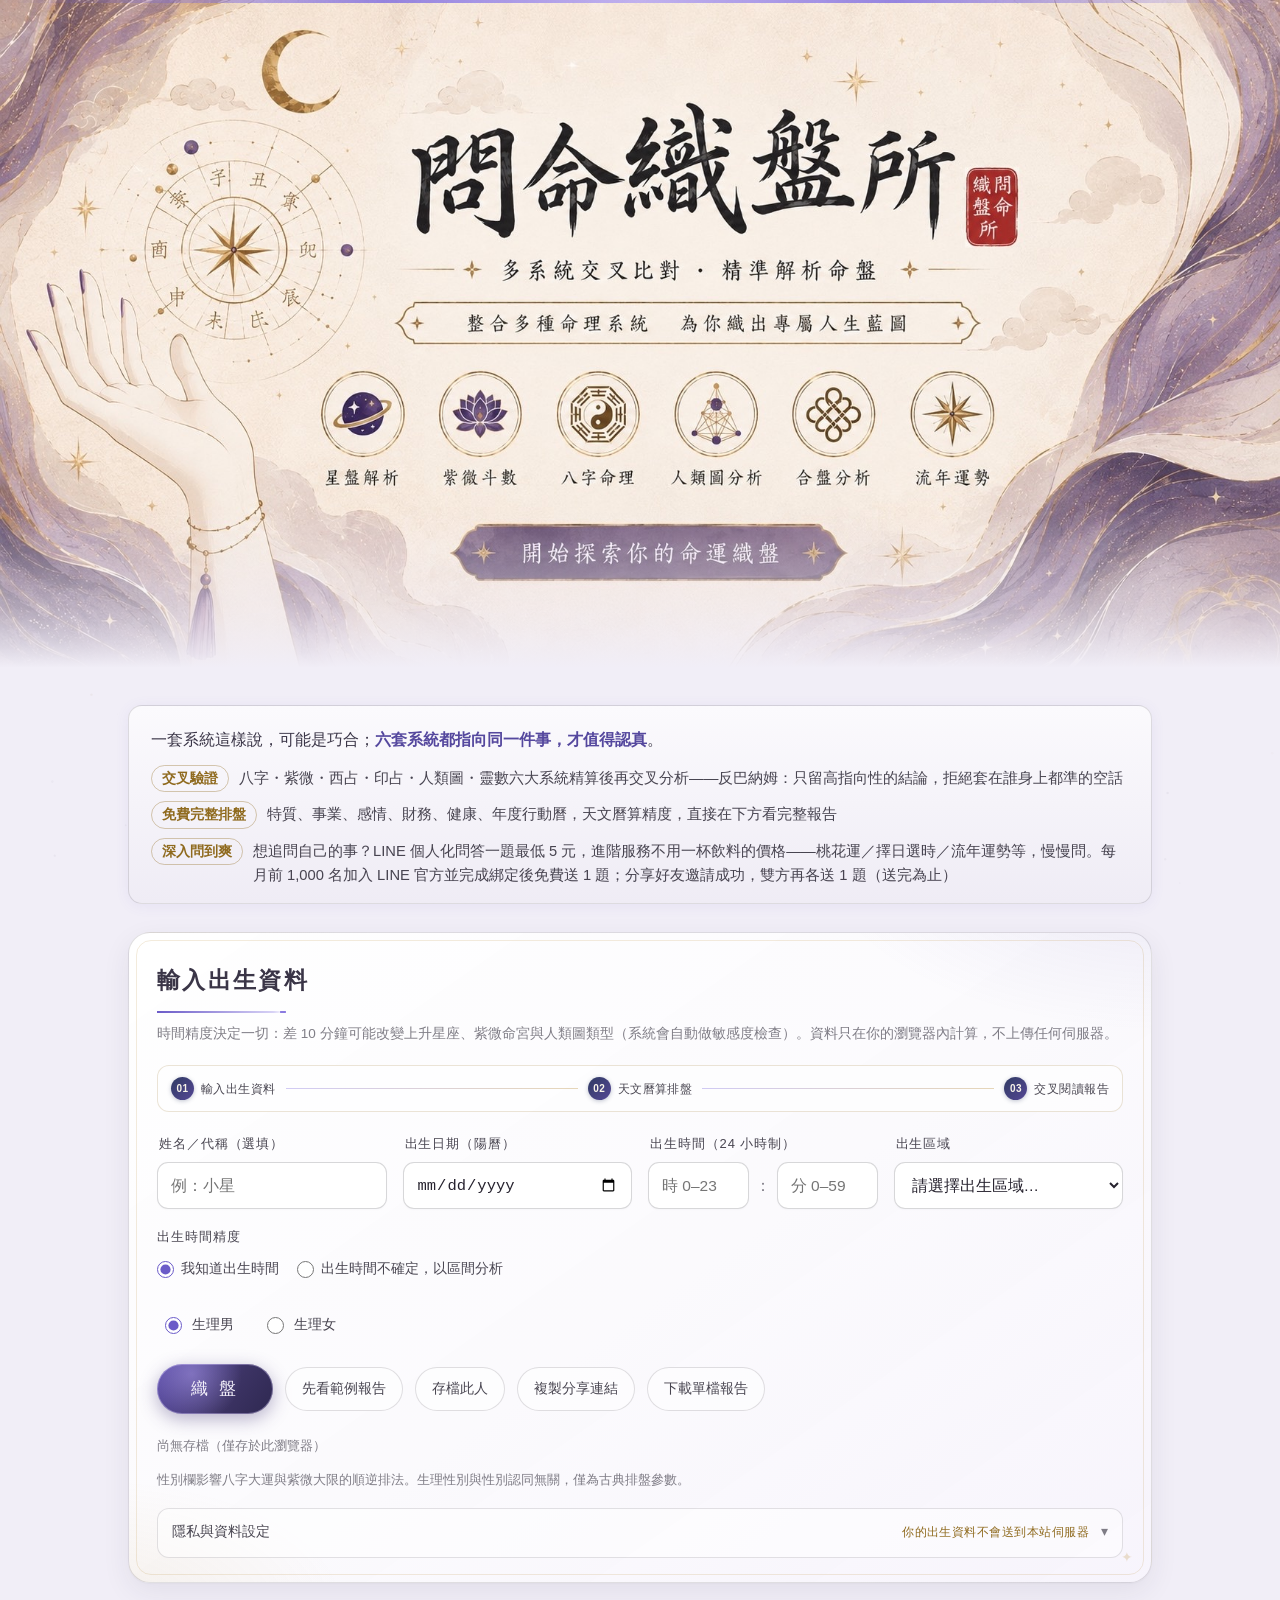
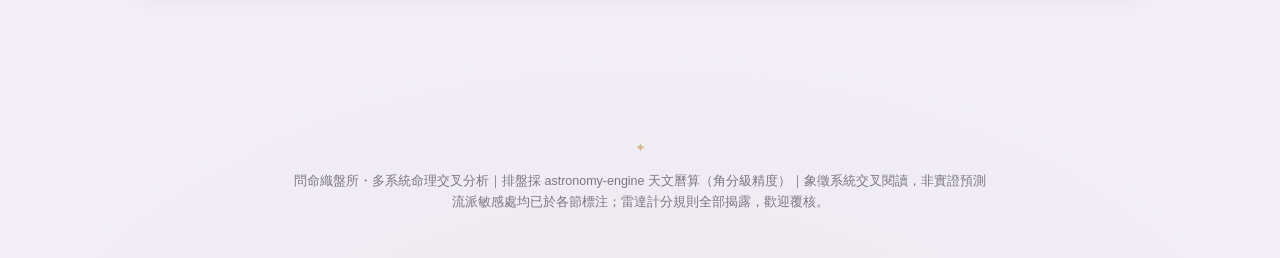
<file: index.html>
<!DOCTYPE html>
<html lang="zh-Hant">
<head>
<meta charset="UTF-8">
<meta name="viewport" content="width=device-width, initial-scale=1">
<meta name="referrer" content="strict-origin-when-cross-origin">
<meta http-equiv="Content-Security-Policy" content="default-src 'self'; base-uri 'self'; object-src 'none'; frame-ancestors 'none'; form-action 'self'; script-src 'self' https://gc.zgo.at; style-src 'self' 'unsafe-inline' https://fonts.googleapis.com; font-src 'self' https://fonts.gstatic.com; img-src 'self' data:; connect-src 'self' https://marss.goatcounter.com https://gc.zgo.at; upgrade-insecure-requests">
<title>問命織盤所</title>
<meta name="description" content="八字・紫微斗數・西洋占星・印度占星・人類圖・生命靈數等多系統交叉分析：天文曆算精確排盤，找匯流、攤矛盾、可證偽。">
<!-- 分享預覽卡（LINE / FB / Twitter） -->
<meta property="og:type" content="website">
<meta property="og:site_name" content="問命織盤所">
<meta property="og:title" content="問命織盤所｜六大命理系統交叉分析・免費排盤">
<meta property="og:description" content="八字・紫微・西占・印占・人類圖・靈數互相印證，天文曆算精確排盤，反巴納姆只留高指向性結論。免費看完整報告，深入問答一題最低 5 元。">
<meta property="og:url" content="https://mingpan.marssplay.com/">
<meta property="og:image" content="https://mingpan.marssplay.com/assets/og.jpg">
<meta property="og:image:width" content="1200">
<meta property="og:image:height" content="625">
<meta name="twitter:card" content="summary_large_image">
<link rel="preconnect" href="https://fonts.googleapis.com">
<link rel="preconnect" href="https://fonts.gstatic.com" crossorigin>
<link href="https://fonts.googleapis.com/css2?family=Noto+Serif+TC:wght@500;600;700&family=Noto+Sans+TC:wght@400;500;700&display=swap" rel="stylesheet">
<link rel="stylesheet" href="style.css">
<link rel="icon" href="data:image/svg+xml,<svg xmlns='http://www.w3.org/2000/svg' viewBox='0 0 100 100'><text y='.9em' font-size='90'>✦</text></svg>">
</head>
<body>
<canvas id="stars" class="starfield" aria-hidden="true"></canvas>

<div class="hero" aria-hidden="true">
  <img src="assets/banner.jpg" alt="" width="1738" height="905" fetchpriority="high">
</div>

<header class="site">
  <h1>問命織盤所</h1>
</header>

<main>
  <section class="intro" aria-label="這套系統的特色">
    <p class="intro-lead">一套系統這樣說，可能是巧合；<b>六套系統都指向同一件事，才值得認真</b>。</p>
    <ul class="intro-points">
      <li><b>交叉驗證</b><span>八字・紫微・西占・印占・人類圖・靈數六大系統精算後再交叉分析——反巴納姆：只留高指向性的結論，拒絕套在誰身上都準的空話</span></li>
      <li><b>免費完整排盤</b><span>特質、事業、感情、財務、健康、年度行動曆，天文曆算精度，直接在下方看完整報告</span></li>
      <li><b>深入問到爽</b><span>想追問自己的事？LINE 個人化問答一題最低 5 元，進階服務不用一杯飲料的價格——桃花運／擇日選時／流年運勢等，慢慢問。每月前 1,000 名加入 LINE 官方並完成綁定後免費送 1 題；分享好友邀請成功，雙方再各送 1 題（送完為止）</span></li>
    </ul>
  </section>

  <section class="panel" id="input-panel">
    <h2>輸入出生資料</h2>
    <p class="desc">時間精度決定一切：差 10 分鐘可能改變上升星座、紫微命宮與人類圖類型（系統會自動做敏感度檢查）。資料只在你的瀏覽器內計算，不上傳任何伺服器。</p>
    <div class="form-journey" aria-label="排盤流程">
      <span><b>01</b>輸入出生資料</span><i aria-hidden="true"></i>
      <span><b>02</b>天文曆算排盤</span><i aria-hidden="true"></i>
      <span><b>03</b>交叉閱讀報告</span>
    </div>
    <div class="form-grid">
      <div class="field"><label for="pname">姓名／代稱（選填）</label><input id="pname" type="text" placeholder="例：小星"></div>
      <div class="field"><label for="bdate">出生日期（陽曆）</label><input id="bdate" type="date" min="1900-01-01" max="2100-12-31"></div>
      <div class="field" id="precise-time-field"><label for="bhh">出生時間（24 小時制）</label>
        <div class="time-pair">
          <input id="bhh" type="number" min="0" max="23" placeholder="時 0–23" inputmode="numeric">
          <span class="time-colon">：</span>
          <input id="bmm" type="number" min="0" max="59" placeholder="分 0–59" inputmode="numeric">
        </div>
      </div>
      <div class="field"><label for="city">出生區域</label><select id="city"><option value="">請選擇出生區域…</option></select></div>
      <div class="field geo-field hidden"><label for="tz">時區（UTC 偏移）</label><input id="tz" type="number" step="0.5" value="8"></div>
      <div class="field geo-field hidden"><label for="lat">緯度（北正南負）</label><input id="lat" type="number" step="0.01" value="25.04"></div>
      <div class="field geo-field hidden"><label for="lon">經度（東正西負）</label><input id="lon" type="number" step="0.01" value="121.56"></div>
    </div>
    <fieldset class="time-precision">
      <legend>出生時間精度</legend>
      <label><input type="radio" name="time-precision" value="exact" checked>我知道出生時間</label>
      <label><input type="radio" name="time-precision" value="range">出生時間不確定，以區間分析</label>
    </fieldset>
    <div class="time-range-panel hidden" id="time-range-panel" role="group" aria-labelledby="time-range-title">
      <div><strong id="time-range-title">可能的出生時辰</strong><p>選一個傳統時辰，系統會以該時段中點產出完整報告，並每 5 分鐘比對一次時柱、命宮、上升與人類圖，將可能變動的結果獨立列出。</p></div>
      <div class="time-range-inputs">
        <label for="time-branch">出生時辰
          <select id="time-branch">
            <option value="">請選擇時辰…</option>
            <option value="0-59">子時（凌晨）00:00–01:00</option>
            <option value="60-179">丑時 01:00–03:00</option>
            <option value="180-299">寅時 03:00–05:00</option>
            <option value="300-419">卯時 05:00–07:00</option>
            <option value="420-539">辰時 07:00–09:00</option>
            <option value="540-659">巳時 09:00–11:00</option>
            <option value="660-779">午時 11:00–13:00</option>
            <option value="780-899">未時 13:00–15:00</option>
            <option value="900-1019">申時 15:00–17:00</option>
            <option value="1020-1139">酉時 17:00–19:00</option>
            <option value="1140-1259">戌時 19:00–21:00</option>
            <option value="1260-1379">亥時 21:00–23:00</option>
            <option value="1380-1439">子時（深夜）23:00–00:00</option>
          </select>
        </label>
      </div>
      <p class="form-note">子時分兩段：凌晨 12 點到 1 點出生選「子時（凌晨）」，晚上 11 點後出生選「子時（深夜）」。只知道大概早／午／晚的話，選你最有把握的那個時辰。</p>
    </div>
    <div class="opts">
      <label><input type="radio" name="sex" value="male" checked>生理男</label>
      <label><input type="radio" name="sex" value="female">生理女</label>
    </div>
    <div class="actions">
      <button class="primary" id="run">織 盤</button>
      <button class="ghost" id="demo-run">先看範例報告</button>
      <button class="ghost" id="save-profile">存檔此人</button>
      <button class="ghost" id="share-link">複製分享連結</button>
      <button class="ghost" id="download-report">下載單檔報告</button>
    </div>
    <div class="profiles" id="profiles"></div>
    <p class="form-note">性別欄影響八字大運與紫微大限的順逆排法。生理性別與性別認同無關，僅為古典排盤參數。</p>
    <details class="privacy-settings">
      <summary><span>隱私與資料設定</span><small>你的出生資料不會送到本站伺服器</small></summary>
      <div class="privacy-content">
        <p>「存檔此人」只會把資料存到這台裝置的瀏覽器；分享完整盤面與下載單檔報告都可能包含出生資料，請僅傳給信任的對象。</p>
        <div class="privacy-actions">
          <button class="ghost" id="clear-local-data" type="button">清除本機存檔</button>
        </div>
        <p class="form-note">本站僅使用匿名瀏覽統計（GoatCounter，不含個資、不追蹤個人），用於了解造訪量；不使用廣告追蹤器或第三方登入。</p>
      </div>
    </details>
    <div id="sens-inline" class="hidden"></div>
  </section>

  <div id="report" class="hidden" aria-live="polite" aria-busy="false" tabindex="-1"></div>
</main>

<dialog class="privacy-dialog" id="share-dialog" aria-labelledby="share-dialog-title">
  <form method="dialog">
    <p class="dialog-kicker">資料分享</p>
    <h2 id="share-dialog-title">選擇要分享的範圍</h2>
    <p>出生日期、時間、地點、性別與姓名都屬於個人資料。完整連結把資料放在網址的 <code>#</code> 後方，不會隨一般網頁請求送到伺服器，但持有連結的人仍可讀取資料。</p>
    <div class="dialog-actions">
      <button class="ghost" id="share-site-only" type="button">只複製網站連結</button>
      <button class="primary" id="share-with-data" type="button">我了解，分享完整盤面</button>
    </div>
    <p class="form-note" id="share-status" role="status"></p>
    <button class="dialog-close" value="cancel">取消</button>
  </form>
</dialog>

<footer>
  問命織盤所・多系統命理交叉分析｜排盤採 astronomy-engine 天文曆算（角分級精度）｜象徵系統交叉閱讀，非實證預測<br>
  流派敏感處均已於各節標注；雷達計分規則全部揭露，歡迎覆核。
</footer>

<a id="line-fab" class="line-fab hidden" href="https://line.me/R/ti/p/@askfate" target="_blank" rel="noopener" aria-label="到 LINE 深入問答">💬 LINE 深入問</a>

<script src="js/astronomy.min.js" defer></script>
<script src="js/engine-core.js" defer></script>
<script src="js/engine-bazi.js" defer></script>
<script src="js/engine-west.js" defer></script>
<script src="js/engine-vedic.js" defer></script>
<script src="js/engine-hd.js" defer></script>
<script src="js/engine-ziwei.js" defer></script>
<script src="js/engine-misc.js" defer></script>
<script src="js/report.js" defer></script>
<script src="js/deep.js" defer></script>
<script src="js/charts.js" defer></script>
<script src="js/app.js" defer></script>
</body>
</html>
</file>
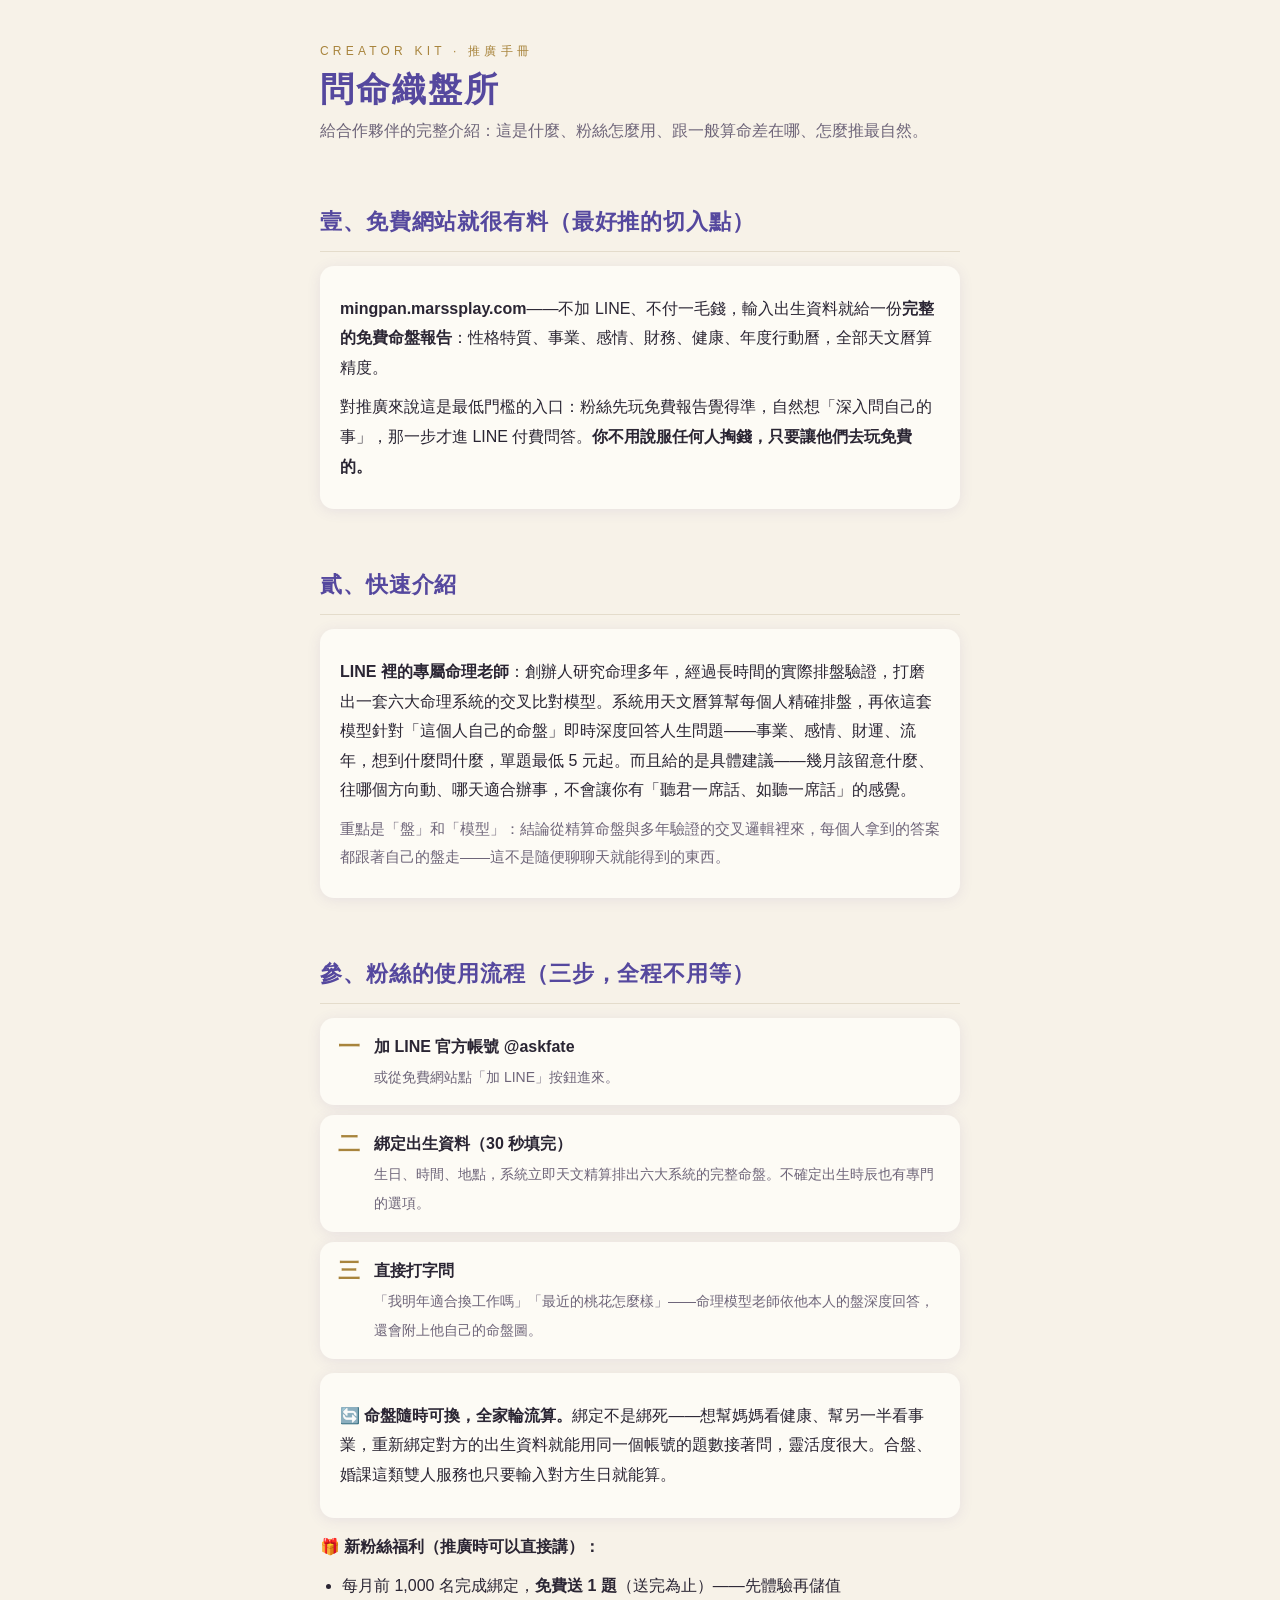
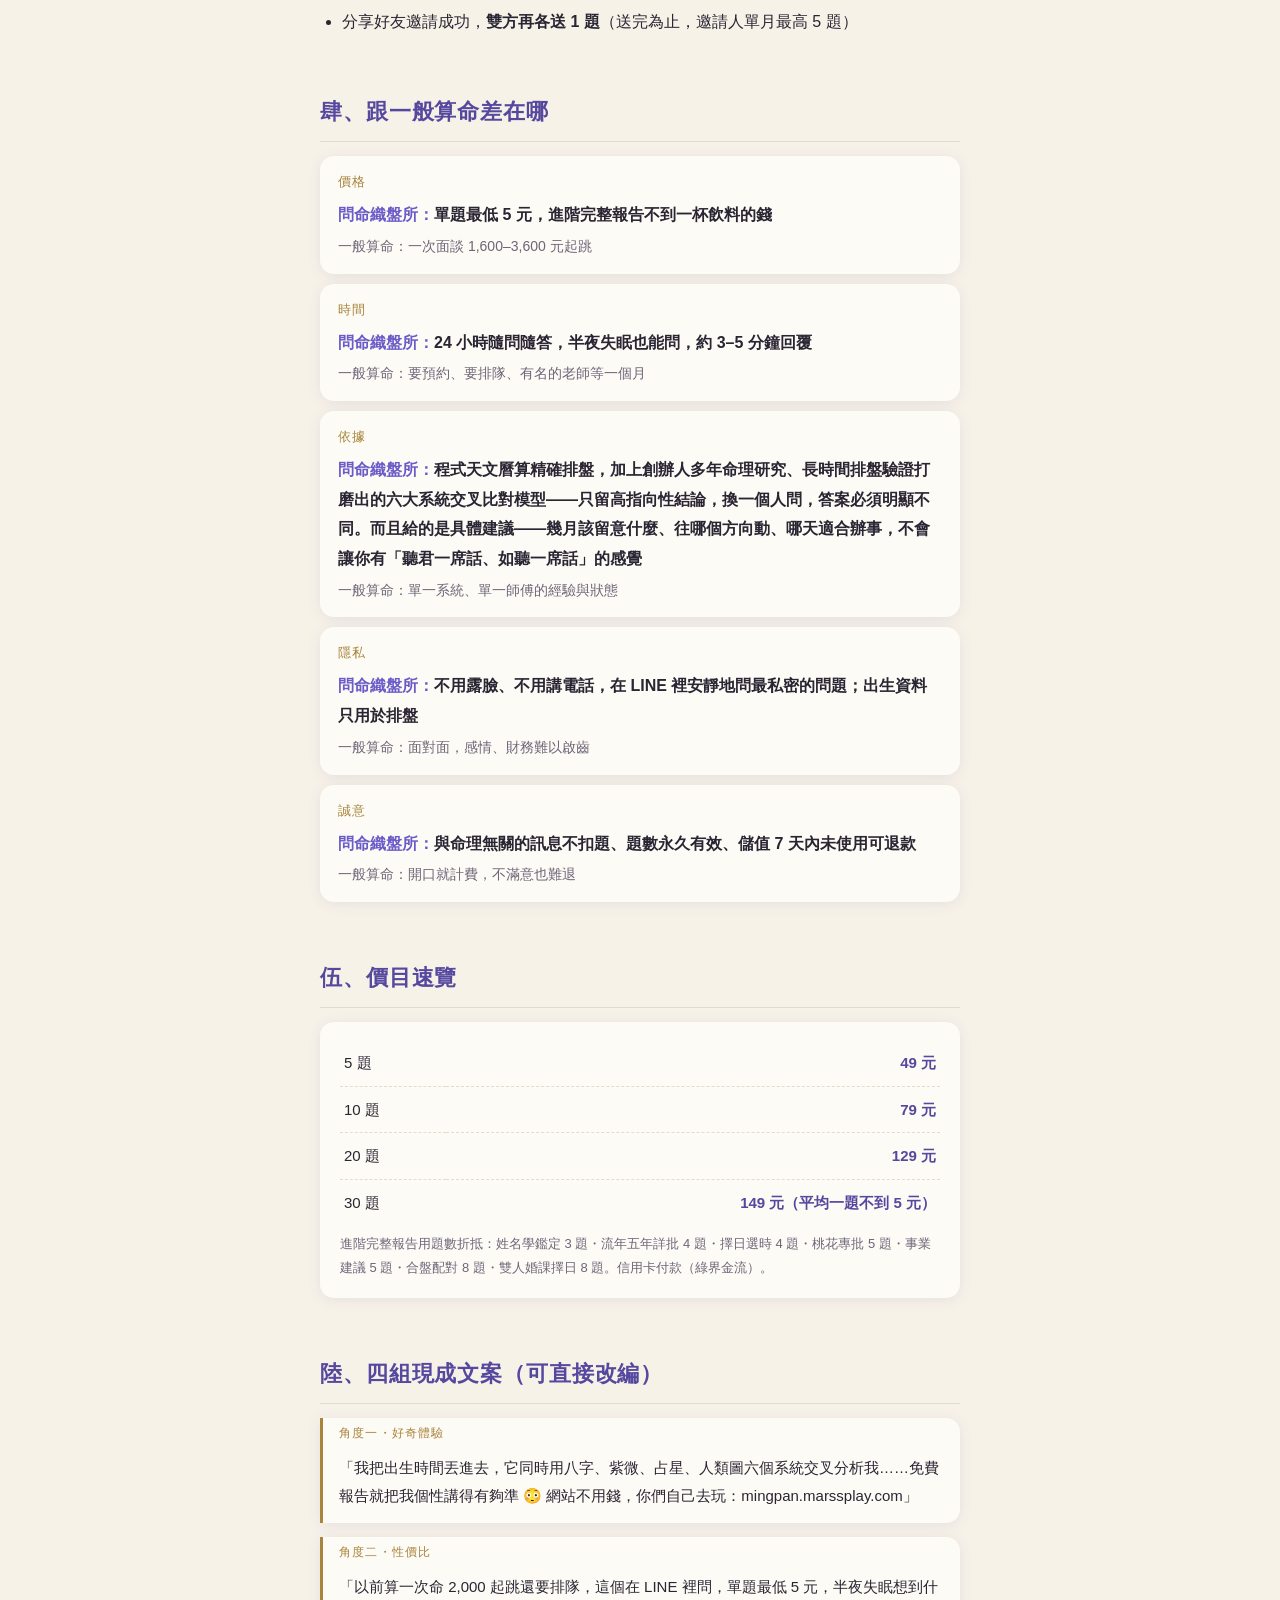
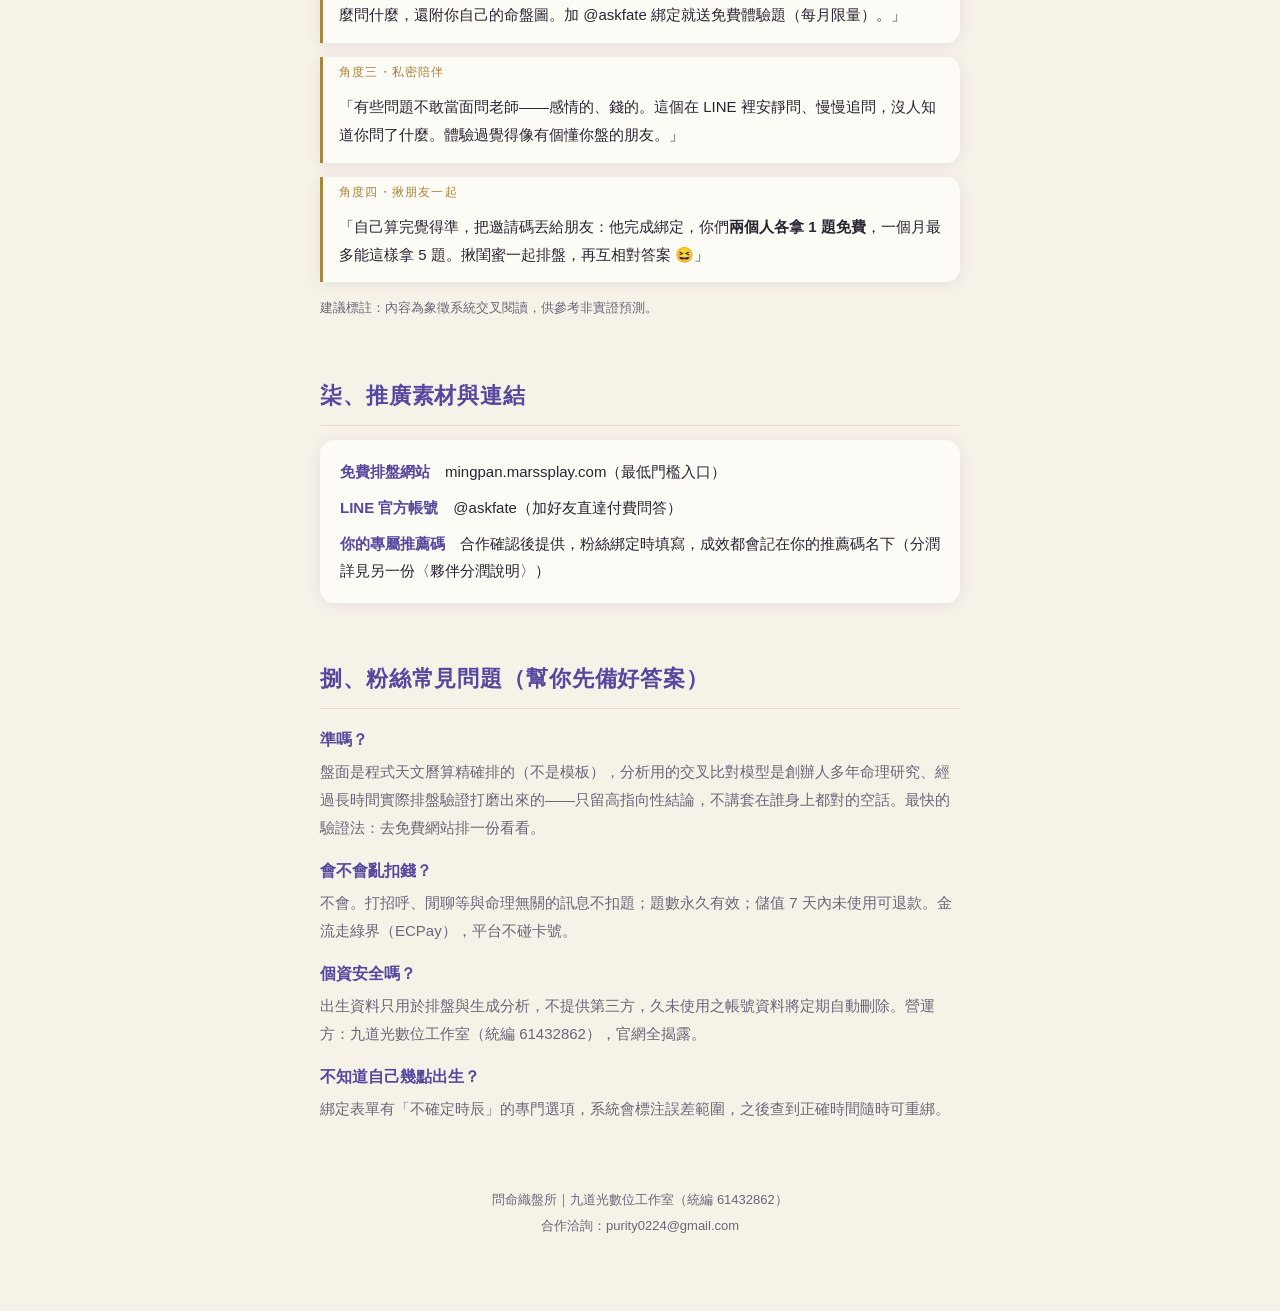
<file: kol/index.html>
<!doctype html><html lang="zh-Hant"><head><meta charset="utf-8">
<meta name="viewport" content="width=device-width,initial-scale=1">
<meta name="robots" content="noindex,nofollow">
<title>問命織盤所｜網紅推廣手冊</title>
<style>
:root{
  --paper:#F7F2E8; --card:#FDFBF5; --ink:#2A2533; --sub:#6E6579;
  --purple:#55489E; --purple2:#6B5BC8; --gold:#A8843C; --line:#E4DCCB;
  --shadow:0 2px 14px rgba(85,72,158,.10);
}
@media (prefers-color-scheme: dark){:root{
  --paper:#211C2C; --card:#2B2438; --ink:#EDE8F4; --sub:#A79FB5;
  --purple:#B0A2EC; --purple2:#9C8BE0; --gold:#D4B36A; --line:#3A3350;
  --shadow:0 2px 14px rgba(0,0,0,.35);
}}
:root[data-theme="dark"]{
  --paper:#211C2C; --card:#2B2438; --ink:#EDE8F4; --sub:#A79FB5;
  --purple:#B0A2EC; --purple2:#9C8BE0; --gold:#D4B36A; --line:#3A3350;
  --shadow:0 2px 14px rgba(0,0,0,.35);
}
:root[data-theme="light"]{
  --paper:#F7F2E8; --card:#FDFBF5; --ink:#2A2533; --sub:#6E6579;
  --purple:#55489E; --purple2:#6B5BC8; --gold:#A8843C; --line:#E4DCCB;
  --shadow:0 2px 14px rgba(85,72,158,.10);
}
*{box-sizing:border-box}
body{margin:0;background:var(--paper);color:var(--ink);
  font-family:'PingFang TC','Noto Sans TC',-apple-system,sans-serif;line-height:1.85;font-size:16px}
.wrap{max-width:680px;margin:0 auto;padding:40px 20px 72px}
.eyebrow{font-size:12px;letter-spacing:.35em;color:var(--gold);text-transform:uppercase}
h1{font-family:'Songti TC','Noto Serif TC',serif;font-size:34px;line-height:1.3;margin:6px 0 4px;
  color:var(--purple);letter-spacing:.06em;text-wrap:balance}
.lede{color:var(--sub);margin:0 0 8px}
h2{font-family:'Songti TC','Noto Serif TC',serif;font-size:22px;color:var(--purple);
  margin:56px 0 14px;padding-bottom:8px;border-bottom:1px solid var(--line);letter-spacing:.04em}
p{margin:10px 0}
.card{background:var(--card);border-radius:14px;padding:18px 20px;box-shadow:var(--shadow);margin:14px 0}
.steps{display:flex;flex-direction:column;gap:10px;margin:14px 0}
.step{background:var(--card);border-radius:14px;padding:14px 18px;box-shadow:var(--shadow);display:flex;gap:14px;align-items:flex-start}
.step b.n{font-family:'Songti TC',serif;color:var(--gold);font-size:22px;line-height:1.4;flex-shrink:0}
.step div{min-width:0}
.step .t{font-weight:600}
.step .d{font-size:14px;color:var(--sub)}
.vs{display:flex;flex-direction:column;gap:10px;margin:14px 0}
.vs-row{background:var(--card);border-radius:14px;box-shadow:var(--shadow);padding:14px 18px}
.vs-row .q{font-size:13px;color:var(--gold);letter-spacing:.08em;margin-bottom:6px}
.vs-row .a{display:flex;flex-direction:column;gap:4px}
.vs-row .us{font-weight:600}
.vs-row .them{font-size:14px;color:var(--sub)}
.vs-row .them::before{content:'一般算命：'}
.vs-row .us::before{content:'問命織盤所：';color:var(--purple2);font-weight:600}
.price{width:100%;border-collapse:collapse;font-variant-numeric:tabular-nums}
.price td{padding:9px 4px;border-bottom:1px dashed var(--line);font-size:15px}
.price tr:last-child td{border-bottom:0}
.price td:last-child{text-align:right;color:var(--purple);font-weight:600}
.quote{border-left:3px solid var(--gold);padding:4px 16px;margin:14px 0;background:var(--card);
  border-radius:0 14px 14px 0;box-shadow:var(--shadow);font-size:15px}
.quote .tag{font-size:12px;color:var(--gold);letter-spacing:.1em}
.links{display:flex;flex-direction:column;gap:8px;font-size:15px}
.links b{color:var(--purple)}
ul{padding-left:22px;margin:8px 0}
li{margin:6px 0}
.faq dt{font-weight:600;margin-top:14px;color:var(--purple)}
.faq dd{margin:4px 0 0;color:var(--sub);font-size:15px}
.foot{margin-top:64px;font-size:13px;color:var(--sub);text-align:center;line-height:2}
small.cap{display:block;font-size:13px;color:var(--sub);margin-top:6px}
</style></head><body>
<div class="wrap">
<div class="eyebrow">Creator Kit · 推廣手冊</div>
<h1>問命織盤所</h1>
<p class="lede">給合作夥伴的完整介紹：這是什麼、粉絲怎麼用、跟一般算命差在哪、怎麼推最自然。</p>

<h2>壹、免費網站就很有料（最好推的切入點）</h2>
<div class="card">
<p><b>mingpan.marssplay.com</b>——不加 LINE、不付一毛錢，輸入出生資料就給一份<b>完整的免費命盤報告</b>：性格特質、事業、感情、財務、健康、年度行動曆，全部天文曆算精度。</p>
<p>對推廣來說這是最低門檻的入口：粉絲先玩免費報告覺得準，自然想「深入問自己的事」，那一步才進 LINE 付費問答。<b>你不用說服任何人掏錢，只要讓他們去玩免費的。</b></p>
</div>

<h2>貳、快速介紹</h2>
<div class="card">
<p><b>LINE 裡的專屬命理老師</b>：創辦人研究命理多年，經過長時間的實際排盤驗證，打磨出一套六大命理系統的交叉比對模型。系統用天文曆算幫每個人精確排盤，再依這套模型針對「這個人自己的命盤」即時深度回答人生問題——事業、感情、財運、流年，想到什麼問什麼，單題最低 5 元起。而且給的是具體建議——幾月該留意什麼、往哪個方向動、哪天適合辦事，不會讓你有「聽君一席話、如聽一席話」的感覺。</p>
<p style="font-size:15px;color:var(--sub)">重點是「盤」和「模型」：結論從精算命盤與多年驗證的交叉邏輯裡來，每個人拿到的答案都跟著自己的盤走——這不是隨便聊聊天就能得到的東西。</p>
</div>

<h2>參、粉絲的使用流程（三步，全程不用等）</h2>
<div class="steps">
  <div class="step"><b class="n">一</b><div><span class="t">加 LINE 官方帳號 <b>@askfate</b></span><span class="d"><br>或從免費網站點「加 LINE」按鈕進來。</span></div></div>
  <div class="step"><b class="n">二</b><div><span class="t">綁定出生資料（30 秒填完）</span><span class="d"><br>生日、時間、地點，系統立即天文精算排出六大系統的完整命盤。不確定出生時辰也有專門的選項。</span></div></div>
  <div class="step"><b class="n">三</b><div><span class="t">直接打字問</span><span class="d"><br>「我明年適合換工作嗎」「最近的桃花怎麼樣」——命理模型老師依他本人的盤深度回答，還會附上他自己的命盤圖。</span></div></div>
</div>
<div class="card">
<p><b>🔄 命盤隨時可換，全家輪流算。</b>綁定不是綁死——想幫媽媽看健康、幫另一半看事業，重新綁定對方的出生資料就能用同一個帳號的題數接著問，靈活度很大。合盤、婚課這類雙人服務也只要輸入對方生日就能算。</p>
</div>
<p><b>🎁 新粉絲福利（推廣時可以直接講）：</b></p>
<ul>
<li>每月前 1,000 名完成綁定，<b>免費送 1 題</b>（送完為止）——先體驗再儲值</li>
<li>分享好友邀請成功，<b>雙方再各送 1 題</b>（送完為止，邀請人單月最高 5 題）</li>
</ul>

<h2>肆、跟一般算命差在哪</h2>
<div class="vs">
  <div class="vs-row"><div class="q">價格</div><div class="a"><span class="us">單題最低 5 元，進階完整報告不到一杯飲料的錢</span><span class="them">一次面談 1,600–3,600 元起跳</span></div></div>
  <div class="vs-row"><div class="q">時間</div><div class="a"><span class="us">24 小時隨問隨答，半夜失眠也能問，約 3–5 分鐘回覆</span><span class="them">要預約、要排隊、有名的老師等一個月</span></div></div>
  <div class="vs-row"><div class="q">依據</div><div class="a"><span class="us">程式天文曆算精確排盤，加上創辦人多年命理研究、長時間排盤驗證打磨出的六大系統交叉比對模型——只留高指向性結論，換一個人問，答案必須明顯不同。而且給的是具體建議——幾月該留意什麼、往哪個方向動、哪天適合辦事，不會讓你有「聽君一席話、如聽一席話」的感覺</span><span class="them">單一系統、單一師傅的經驗與狀態</span></div></div>
  <div class="vs-row"><div class="q">隱私</div><div class="a"><span class="us">不用露臉、不用講電話，在 LINE 裡安靜地問最私密的問題；出生資料只用於排盤</span><span class="them">面對面，感情、財務難以啟齒</span></div></div>
  <div class="vs-row"><div class="q">誠意</div><div class="a"><span class="us">與命理無關的訊息不扣題、題數永久有效、儲值 7 天內未使用可退款</span><span class="them">開口就計費，不滿意也難退</span></div></div>
</div>

<h2>伍、價目速覽</h2>
<div class="card">
<table class="price">
<tr><td>5 題</td><td>49 元</td></tr>
<tr><td>10 題</td><td>79 元</td></tr>
<tr><td>20 題</td><td>129 元</td></tr>
<tr><td>30 題</td><td>149 元（平均一題不到 5 元）</td></tr>
</table>
<small class="cap">進階完整報告用題數折抵：姓名學鑑定 3 題・流年五年詳批 4 題・擇日選時 4 題・桃花專批 5 題・事業建議 5 題・合盤配對 8 題・雙人婚課擇日 8 題。信用卡付款（綠界金流）。</small>
</div>

<h2>陸、四組現成文案（可直接改編）</h2>
<div class="quote"><div class="tag">角度一・好奇體驗</div>
<p>「我把出生時間丟進去，它同時用八字、紫微、占星、人類圖六個系統交叉分析我……免費報告就把我個性講得有夠準 😳 網站不用錢，你們自己去玩：mingpan.marssplay.com」</p></div>
<div class="quote"><div class="tag">角度二・性價比</div>
<p>「以前算一次命 2,000 起跳還要排隊，這個在 LINE 裡問，單題最低 5 元，半夜失眠想到什麼問什麼，還附你自己的命盤圖。加 @askfate 綁定就送免費體驗題（每月限量）。」</p></div>
<div class="quote"><div class="tag">角度三・私密陪伴</div>
<p>「有些問題不敢當面問老師——感情的、錢的。這個在 LINE 裡安靜問、慢慢追問，沒人知道你問了什麼。體驗過覺得像有個懂你盤的朋友。」</p></div>
<div class="quote"><div class="tag">角度四・揪朋友一起</div>
<p>「自己算完覺得準，把邀請碼丟給朋友：他完成綁定，你們<b>兩個人各拿 1 題免費</b>，一個月最多能這樣拿 5 題。揪閨蜜一起排盤，再互相對答案 😆」</p></div>
<p><small class="cap">建議標註：內容為象徵系統交叉閱讀，供參考非實證預測。</small></p>

<h2>柒、推廣素材與連結</h2>
<div class="card"><div class="links">
<span><b>免費排盤網站</b>　mingpan.marssplay.com（最低門檻入口）</span>
<span><b>LINE 官方帳號</b>　@askfate（加好友直達付費問答）</span>
<span><b>你的專屬推薦碼</b>　合作確認後提供，粉絲綁定時填寫，成效都會記在你的推薦碼名下（分潤詳見另一份〈夥伴分潤說明〉）</span>
</div></div>

<h2>捌、粉絲常見問題（幫你先備好答案）</h2>
<dl class="faq">
<dt>準嗎？</dt><dd>盤面是程式天文曆算精確排的（不是模板），分析用的交叉比對模型是創辦人多年命理研究、經過長時間實際排盤驗證打磨出來的——只留高指向性結論，不講套在誰身上都對的空話。最快的驗證法：去免費網站排一份看看。</dd>
<dt>會不會亂扣錢？</dt><dd>不會。打招呼、閒聊等與命理無關的訊息不扣題；題數永久有效；儲值 7 天內未使用可退款。金流走綠界（ECPay），平台不碰卡號。</dd>
<dt>個資安全嗎？</dt><dd>出生資料只用於排盤與生成分析，不提供第三方，久未使用之帳號資料將定期自動刪除。營運方：九道光數位工作室（統編 61432862），官網全揭露。</dd>
<dt>不知道自己幾點出生？</dt><dd>綁定表單有「不確定時辰」的專門選項，系統會標注誤差範圍，之後查到正確時間隨時可重綁。</dd>
</dl>

<div class="foot">問命織盤所｜九道光數位工作室（統編 61432862）<br>合作洽詢：purity0224@gmail.com</div>
</div>

</html>
</file>
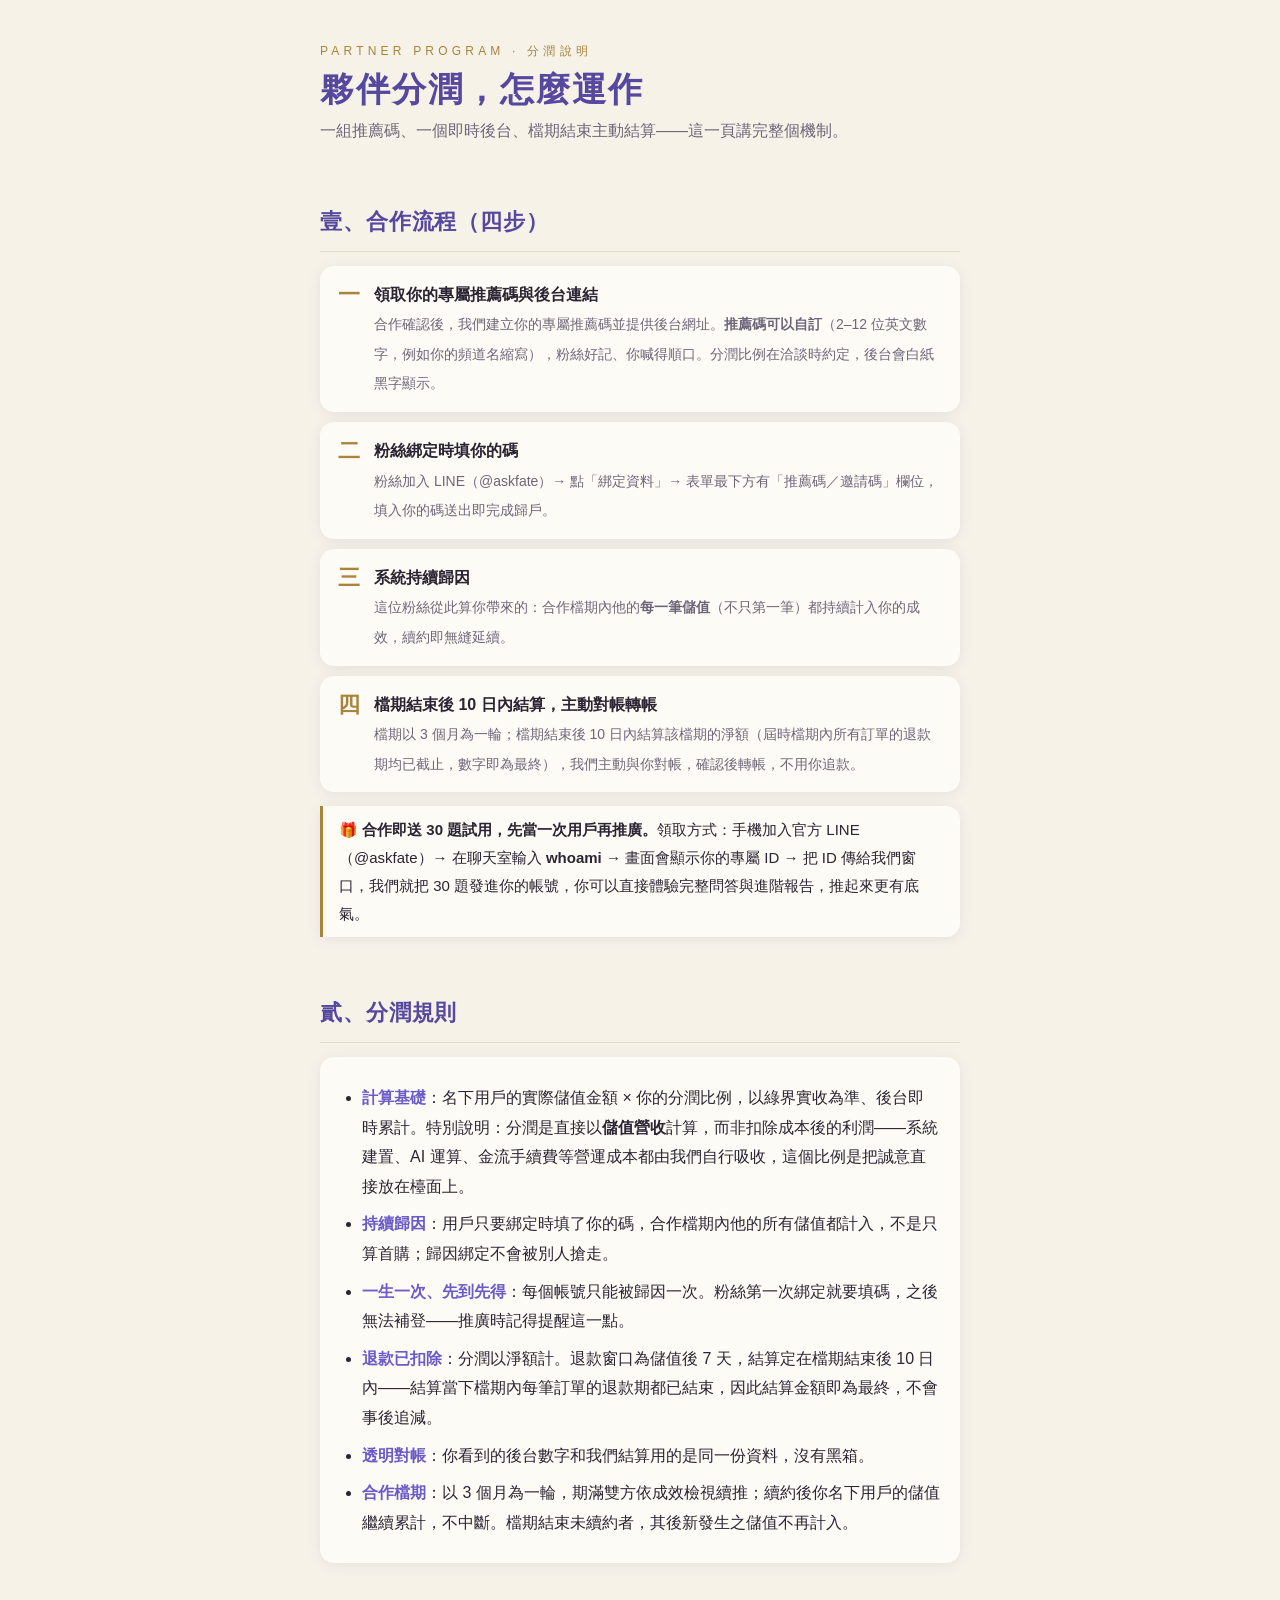
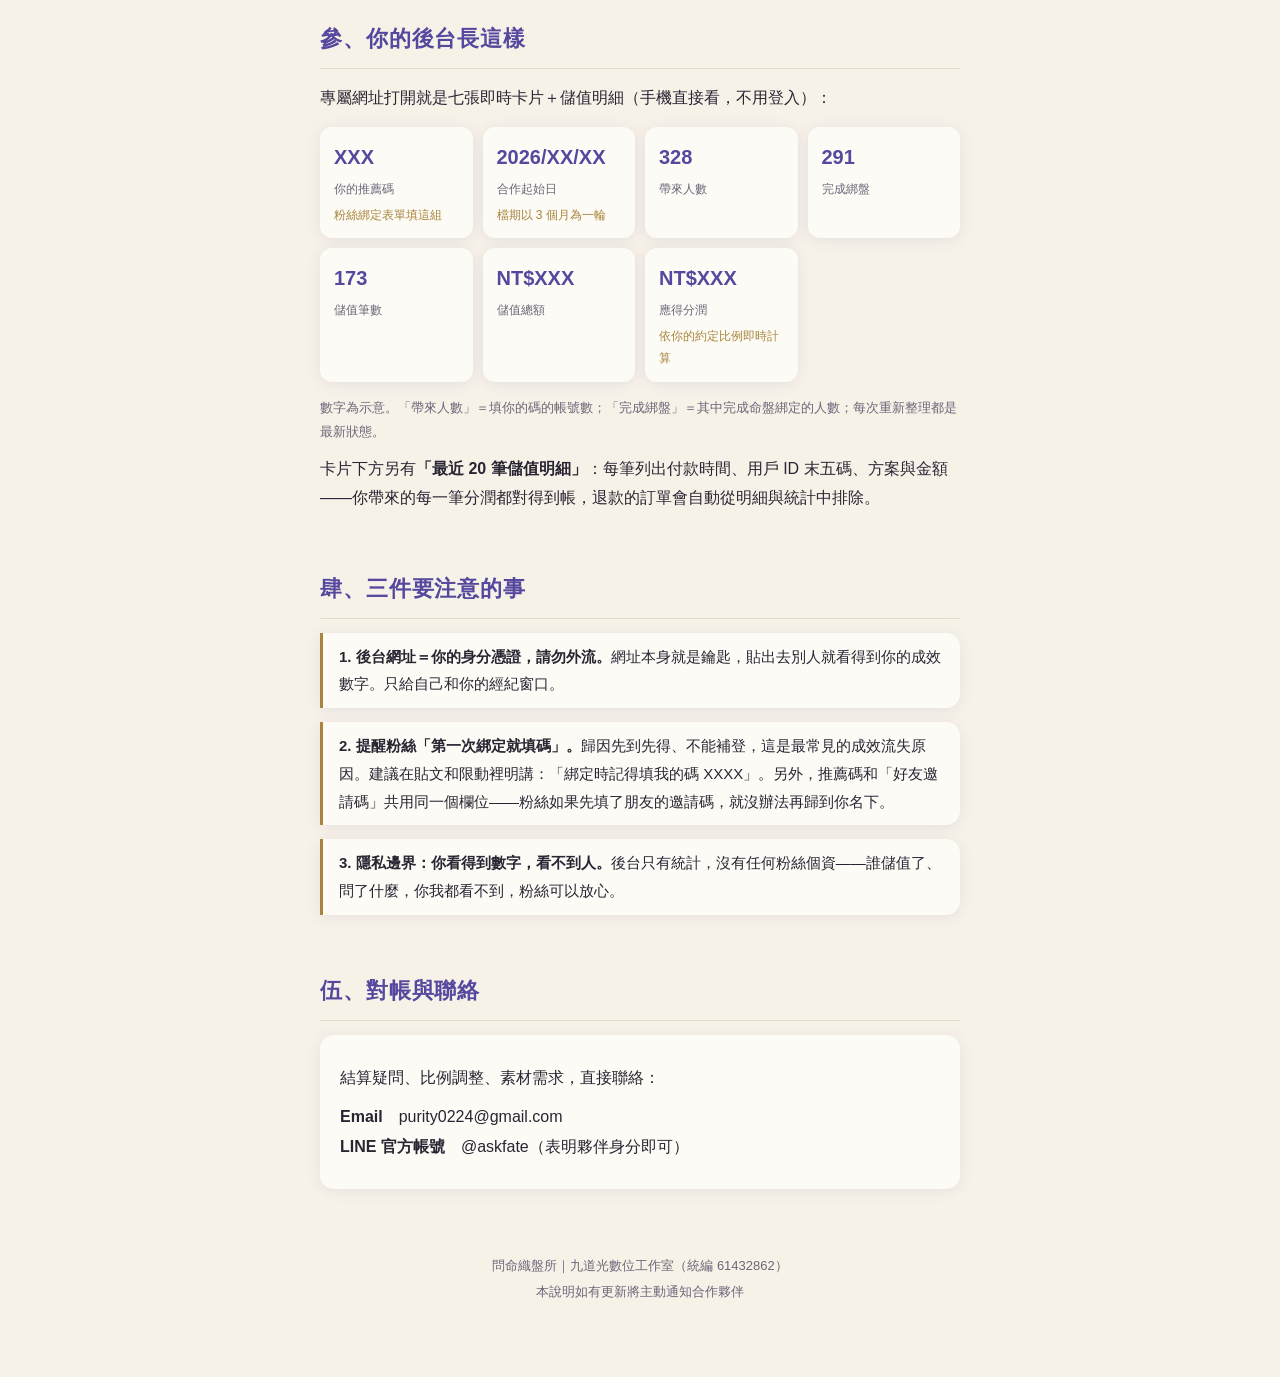
<file: kolshare/index.html>
<!doctype html><html lang="zh-Hant"><head><meta charset="utf-8">
<meta name="viewport" content="width=device-width,initial-scale=1">
<meta name="robots" content="noindex,nofollow">
<title>問命織盤所｜夥伴分潤說明</title>
<style>
:root{
  --paper:#F7F2E8; --card:#FDFBF5; --ink:#2A2533; --sub:#6E6579;
  --purple:#55489E; --purple2:#6B5BC8; --gold:#A8843C; --line:#E4DCCB;
  --shadow:0 2px 14px rgba(85,72,158,.10);
}
@media (prefers-color-scheme: dark){:root{
  --paper:#211C2C; --card:#2B2438; --ink:#EDE8F4; --sub:#A79FB5;
  --purple:#B0A2EC; --purple2:#9C8BE0; --gold:#D4B36A; --line:#3A3350;
  --shadow:0 2px 14px rgba(0,0,0,.35);
}}
:root[data-theme="dark"]{
  --paper:#211C2C; --card:#2B2438; --ink:#EDE8F4; --sub:#A79FB5;
  --purple:#B0A2EC; --purple2:#9C8BE0; --gold:#D4B36A; --line:#3A3350;
  --shadow:0 2px 14px rgba(0,0,0,.35);
}
:root[data-theme="light"]{
  --paper:#F7F2E8; --card:#FDFBF5; --ink:#2A2533; --sub:#6E6579;
  --purple:#55489E; --purple2:#6B5BC8; --gold:#A8843C; --line:#E4DCCB;
  --shadow:0 2px 14px rgba(85,72,158,.10);
}
*{box-sizing:border-box}
body{margin:0;background:var(--paper);color:var(--ink);
  font-family:'PingFang TC','Noto Sans TC',-apple-system,sans-serif;line-height:1.85;font-size:16px}
.wrap{max-width:680px;margin:0 auto;padding:40px 20px 72px}
.eyebrow{font-size:12px;letter-spacing:.35em;color:var(--gold);text-transform:uppercase}
h1{font-family:'Songti TC','Noto Serif TC',serif;font-size:34px;line-height:1.3;margin:6px 0 4px;
  color:var(--purple);letter-spacing:.06em;text-wrap:balance}
.lede{color:var(--sub);margin:0 0 8px}
h2{font-family:'Songti TC','Noto Serif TC',serif;font-size:22px;color:var(--purple);
  margin:56px 0 14px;padding-bottom:8px;border-bottom:1px solid var(--line);letter-spacing:.04em}
p{margin:10px 0}
.card{background:var(--card);border-radius:14px;padding:18px 20px;box-shadow:var(--shadow);margin:14px 0}
.steps{display:flex;flex-direction:column;gap:10px;margin:14px 0}
.step{background:var(--card);border-radius:14px;padding:14px 18px;box-shadow:var(--shadow);display:flex;gap:14px;align-items:flex-start}
.step b.n{font-family:'Songti TC',serif;color:var(--gold);font-size:22px;line-height:1.4;flex-shrink:0}
.step div{min-width:0}
.step .t{font-weight:600}
.step .d{font-size:14px;color:var(--sub)}
.dash{display:grid;grid-template-columns:repeat(auto-fill,minmax(150px,1fr));gap:10px;margin:14px 0}
.tile{background:var(--card);border-radius:12px;padding:12px 14px;box-shadow:var(--shadow)}
.tile .v{font-size:20px;font-weight:700;color:var(--purple);font-variant-numeric:tabular-nums}
.tile .l{font-size:12px;color:var(--sub);margin-top:2px}
.tile .s{font-size:12px;color:var(--gold);margin-top:4px}
.callout{border-left:3px solid var(--gold);padding:10px 16px;margin:14px 0;background:var(--card);
  border-radius:0 14px 14px 0;box-shadow:var(--shadow);font-size:15px}
ul{padding-left:22px;margin:8px 0}
li{margin:8px 0}
.foot{margin-top:64px;font-size:13px;color:var(--sub);text-align:center;line-height:2}
small.cap{display:block;font-size:13px;color:var(--sub);margin-top:6px}
b.hl{color:var(--purple2)}
</style></head><body>
<div class="wrap">
<div class="eyebrow">Partner Program · 分潤說明</div>
<h1>夥伴分潤，怎麼運作</h1>
<p class="lede">一組推薦碼、一個即時後台、檔期結束主動結算——這一頁講完整個機制。</p>

<h2>壹、合作流程（四步）</h2>
<div class="steps">
  <div class="step"><b class="n">一</b><div><span class="t">領取你的專屬推薦碼與後台連結</span><span class="d"><br>合作確認後，我們建立你的專屬推薦碼並提供後台網址。<b>推薦碼可以自訂</b>（2–12 位英文數字，例如你的頻道名縮寫），粉絲好記、你喊得順口。分潤比例在洽談時約定，後台會白紙黑字顯示。</span></div></div>
  <div class="step"><b class="n">二</b><div><span class="t">粉絲綁定時填你的碼</span><span class="d"><br>粉絲加入 LINE（@askfate）→ 點「綁定資料」→ 表單最下方有「推薦碼／邀請碼」欄位，填入你的碼送出即完成歸戶。</span></div></div>
  <div class="step"><b class="n">三</b><div><span class="t">系統持續歸因</span><span class="d"><br>這位粉絲從此算你帶來的：合作檔期內他的<b>每一筆儲值</b>（不只第一筆）都持續計入你的成效，續約即無縫延續。</span></div></div>
  <div class="step"><b class="n">四</b><div><span class="t">檔期結束後 10 日內結算，主動對帳轉帳</span><span class="d"><br>檔期以 3 個月為一輪；檔期結束後 10 日內結算該檔期的淨額（屆時檔期內所有訂單的退款期均已截止，數字即為最終），我們主動與你對帳，確認後轉帳，不用你追款。</span></div></div>
</div>

<div class="callout"><b>🎁 合作即送 30 題試用，先當一次用戶再推廣。</b>領取方式：手機加入官方 LINE（@askfate）→ 在聊天室輸入 <b>whoami</b> → 畫面會顯示你的專屬 ID → 把 ID 傳給我們窗口，我們就把 30 題發進你的帳號，你可以直接體驗完整問答與進階報告，推起來更有底氣。</div>

<h2>貳、分潤規則</h2>
<div class="card"><ul>
<li><b class="hl">計算基礎</b>：名下用戶的實際儲值金額 × 你的分潤比例，以綠界實收為準、後台即時累計。特別說明：分潤是直接以<b>儲值營收</b>計算，而非扣除成本後的利潤——系統建置、AI 運算、金流手續費等營運成本都由我們自行吸收，這個比例是把誠意直接放在檯面上。</li>
<li><b class="hl">持續歸因</b>：用戶只要綁定時填了你的碼，合作檔期內他的所有儲值都計入，不是只算首購；歸因綁定不會被別人搶走。</li>
<li><b class="hl">一生一次、先到先得</b>：每個帳號只能被歸因一次。粉絲第一次綁定就要填碼，之後無法補登——推廣時記得提醒這一點。</li>
<li><b class="hl">退款已扣除</b>：分潤以淨額計。退款窗口為儲值後 7 天，結算定在檔期結束後 10 日內——結算當下檔期內每筆訂單的退款期都已結束，因此結算金額即為最終，不會事後追減。</li>
<li><b class="hl">透明對帳</b>：你看到的後台數字和我們結算用的是同一份資料，沒有黑箱。</li>
<li><b class="hl">合作檔期</b>：以 3 個月為一輪，期滿雙方依成效檢視續推；續約後你名下用戶的儲值繼續累計，不中斷。檔期結束未續約者，其後新發生之儲值不再計入。</li>
</ul></div>

<h2>參、你的後台長這樣</h2>
<p>專屬網址打開就是七張即時卡片＋儲值明細（手機直接看，不用登入）：</p>
<div class="dash">
  <div class="tile"><div class="v">XXX</div><div class="l">你的推薦碼</div><div class="s">粉絲綁定表單填這組</div></div>
  <div class="tile"><div class="v">2026/XX/XX</div><div class="l">合作起始日</div><div class="s">檔期以 3 個月為一輪</div></div>
  <div class="tile"><div class="v">328</div><div class="l">帶來人數</div></div>
  <div class="tile"><div class="v">291</div><div class="l">完成綁盤</div></div>
  <div class="tile"><div class="v">173</div><div class="l">儲值筆數</div></div>
  <div class="tile"><div class="v">NT$XXX</div><div class="l">儲值總額</div></div>
  <div class="tile"><div class="v">NT$XXX</div><div class="l">應得分潤</div><div class="s">依你的約定比例即時計算</div></div>
</div>
<small class="cap">數字為示意。「帶來人數」＝填你的碼的帳號數；「完成綁盤」＝其中完成命盤綁定的人數；每次重新整理都是最新狀態。</small>
<p>卡片下方另有<b>「最近 20 筆儲值明細」</b>：每筆列出付款時間、用戶 ID 末五碼、方案與金額——你帶來的每一筆分潤都對得到帳，退款的訂單會自動從明細與統計中排除。</p>

<h2>肆、三件要注意的事</h2>
<div class="callout"><b>1. 後台網址＝你的身分憑證，請勿外流。</b>網址本身就是鑰匙，貼出去別人就看得到你的成效數字。只給自己和你的經紀窗口。</div>
<div class="callout"><b>2. 提醒粉絲「第一次綁定就填碼」。</b>歸因先到先得、不能補登，這是最常見的成效流失原因。建議在貼文和限動裡明講：「綁定時記得填我的碼 XXXX」。另外，推薦碼和「好友邀請碼」共用同一個欄位——粉絲如果先填了朋友的邀請碼，就沒辦法再歸到你名下。</div>
<div class="callout"><b>3. 隱私邊界：你看得到數字，看不到人。</b>後台只有統計，沒有任何粉絲個資——誰儲值了、問了什麼，你我都看不到，粉絲可以放心。</div>

<h2>伍、對帳與聯絡</h2>
<div class="card">
<p>結算疑問、比例調整、素材需求，直接聯絡：</p>
<p><b>Email</b>　purity0224@gmail.com<br>
<b>LINE 官方帳號</b>　@askfate（表明夥伴身分即可）</p>
</div>

<div class="foot">問命織盤所｜九道光數位工作室（統編 61432862）<br>本說明如有更新將主動通知合作夥伴</div>
</div>

</html>
</file>
<file: style.css>
/* =========================================================
 * 命理交叉分析系統 — 宣紙淺色主題
 * 底色淡紫（#F1EEF7）×古金×深墨；調色盤已通過 CVD 與對比驗證（light mode）
 * ========================================================= */
:root {
  --bg: #F1EEF7;
  --surface: #FBFAFD;
  --surface-2: #EFECF5;
  --surface-3: #E2DEEC;
  --ink: #26222E;
  --ink-strong: #3A3547;
  --ink-2: rgba(38, 34, 48, .84);
  --ink-3: rgba(38, 34, 48, .58);
  --line: rgba(38, 34, 48, .14);
  --gold: #8F6A1E;
  --gold-deep: #B58325;
  --c-bazi: #B58325;
  --c-west: #3E8FC7;
  --c-ziwei: #D45A73;
  --c-vedic: #2E9B82;
  --c-hd: #7D6BE0;
  --c-misc: #C56A3F;
  --good: #3E9B6E;
  --mid: #B58325;
  --low: #C4506A;
  --radius: 14px;
  --radius-lg: 22px;
  --navy: #1e2540;
  --navy-2: #303b63;
  --glow: rgba(214, 181, 95, .26);
  --font-display: "Noto Serif TC", "Songti TC", "PMingLiU", serif;
  --font-body: "Noto Sans TC", "PingFang TC", "Microsoft JhengHei", sans-serif;
}

* { box-sizing: border-box; }
html { scroll-behavior: smooth; scroll-padding-top: 76px; }
@media (prefers-reduced-motion: reduce) {
  html { scroll-behavior: auto; }
  *, *::before, *::after { animation-duration: .01ms !important; transition-duration: .01ms !important; }
}

body {
  margin: 0;
  background:
    radial-gradient(920px 500px at 92% -80px, rgba(105, 95, 160, .13), transparent 62%),
    radial-gradient(760px 430px at 6% 8%, rgba(181, 131, 37, .09), transparent 64%),
    radial-gradient(1100px 700px at 50% 112%, rgba(181, 131, 37, .06), transparent 63%),
    var(--bg);
  color: var(--ink);
  font-family: var(--font-body);
  font-size: 16px;
  line-height: 1.7;
}
/* 頂端紫色髮絲線（卷首感） */
body::before {
  content: ""; position: fixed; top: 0; left: 0; right: 0; height: 3px; z-index: 60;
  background: linear-gradient(90deg, transparent, #7D6BE0 30%, #B3A3F2 50%, #7D6BE0 70%, transparent);
  opacity: .8; pointer-events: none;
}
::selection { background: rgba(181, 131, 37, .25); }
/* 細金捲軸（webkit） */
::-webkit-scrollbar { width: 10px; height: 10px; }
::-webkit-scrollbar-track { background: transparent; }
::-webkit-scrollbar-thumb { background: rgba(143, 106, 30, .28); border-radius: 999px; border: 2.5px solid var(--bg); }
::-webkit-scrollbar-thumb:hover { background: rgba(143, 106, 30, .48); }

/* 宣紙紋（星幕 canvas 改為淡墨點） */
.starfield { position: fixed; inset: 0; pointer-events: none; z-index: 0; opacity: .28; }
main, header.site, nav.toc { position: relative; z-index: 1; }

/* ---------- 頂部橫幅（執筆繪星卷） ---------- */
/* 橫幅：完整顯示整張圖（不裁切），僅底部漸淡融入頁面底色 */
.hero {
  position: relative; width: 100%; isolation: isolate;
  background: var(--bg);
}
.hero img { width: 100%; height: auto; display: block; }
.hero::after {
  content: ""; position: absolute; inset: -1px 0;
  background: linear-gradient(180deg, transparent 76%, rgba(241, 238, 247, .55) 91%, var(--bg) 100%);
  pointer-events: none;
}

/* ---------- 頁首（標題疊在橫幅的漸融區上） ---------- */
header.site {
  text-align: center; padding: 6px 16px 12px;
  position: relative;
}
header.site h1, header.site p { position: relative; z-index: 1; }
@keyframes spin-rev { to { transform: rotate(-360deg); } }
/* 橫幅圖已內含站名大字，頁面 h1 僅供搜尋引擎與讀屏器（視覺隱藏） */
header.site h1 {
  position: absolute; width: 1px; height: 1px; overflow: hidden;
  clip: rect(0 0 0 0); clip-path: inset(50%); white-space: nowrap; margin: -1px;
}
header.site p.sub { color: var(--ink-2); margin: 0 auto; max-width: 640px; font-size: 15px; line-height: 1.8; }
header.site .ver {
  color: var(--gold); font-size: 12.5px; letter-spacing: .24em; margin-top: 14px;
  display: flex; align-items: center; justify-content: center; gap: 14px;
}
header.site .ver::before, header.site .ver::after {
  content: ""; width: clamp(28px, 8vw, 72px); height: 1px;
  background: linear-gradient(90deg, transparent, rgba(181, 131, 37, .65));
}
header.site .ver::after { background: linear-gradient(90deg, rgba(181, 131, 37, .65), transparent); }

/* ---------- 導覽 ---------- */
nav.toc {
  position: sticky; top: 0; z-index: 50;
  display: flex; gap: 2px; justify-content: flex-start; flex-wrap: nowrap;
  overflow-x: auto; -webkit-overflow-scrolling: touch;
  padding: 10px 14px; margin-top: 26px;
  background: rgba(241, 238, 247, .9); backdrop-filter: blur(12px);
  border-bottom: 1px solid var(--line);
  scrollbar-width: none;
}
nav.toc::-webkit-scrollbar { display: none; }
nav.toc a {
  color: var(--ink-2); text-decoration: none; font-size: 13.5px;
  padding: 7px 12px; border-radius: 999px; white-space: nowrap;
  transition: color .2s, background .2s; cursor: pointer;
}
nav.toc a:hover, nav.toc a:focus-visible { color: var(--gold); background: rgba(143, 106, 30, .1); }
nav.toc a:focus-visible { outline: 2px solid var(--gold); outline-offset: 1px; }

main { max-width: 1060px; margin: 0 auto; padding: 20px 18px 90px; }

/* ---------- 卡片與章節 ---------- */
section.panel, details.panel {
  background: linear-gradient(145deg, rgba(255,255,255,.98), var(--surface) 54%, rgba(247,244,252,.98));
  border: 1px solid var(--line);
  border-radius: var(--radius-lg);
  padding: 28px 28px 24px;
  margin: 28px 0;
  box-shadow: 0 9px 28px rgba(42, 36, 64, .075), 0 1px 2px rgba(42, 36, 64, .04);
  position: relative;
}
/* 內細金框（宣紙裱框感） */
section.panel::before, details.panel::before {
  content: ""; position: absolute; inset: 7px; border-radius: 15px;
  border: 1px solid rgba(181, 131, 37, .16); pointer-events: none;
}
/* 章節角落星芒（玄學紋樣） */
section.panel::after, details.panel::after {
  content: "✦"; position: absolute; bottom: 12px; right: 18px;
  color: var(--gold-deep); opacity: .22; font-size: 14px; pointer-events: none;
}
/* 表格與量化數字用等寬數字（分析感） */
table, .chip, .sens, .ynum { font-variant-numeric: tabular-nums; }
section.panel > h2, details.panel > summary > h2 {
  font-family: var(--font-display);
  font-size: 23px; letter-spacing: .1em; margin: 0 0 10px;
  color: var(--ink-strong); font-weight: 700;
  display: flex; align-items: center; gap: 12px;
  position: relative; padding-bottom: 13px;
}
section.panel > h2::after, details.panel > summary > h2::after {
  content: ""; position: absolute; left: 0; bottom: 0;
  width: 132px; height: 2px;
  background:
    radial-gradient(circle at 126px 1px, #8B7BE0 2.5px, transparent 3px),
    linear-gradient(90deg, #6B5BC8, rgba(125, 107, 224, .3) 88%, transparent 96%);
}
section.panel > h2 .no, details.panel > summary > h2 .no {
  font-size: 12px; letter-spacing: .1em; font-family: var(--font-display);
  color: #F2EFE8; background: radial-gradient(circle at 30% 25%, #55505F, #3A3547 72%, #2C2836);
  padding: 5px 8px; border-radius: 5px; line-height: 1.3;
  box-shadow: inset 0 0 0 1.5px rgba(242, 239, 232, .22), 0 1px 5px rgba(38, 34, 48, .35);
  writing-mode: horizontal-tb; white-space: nowrap;
}
/* 報告章節進場（水墨浮現） */
#report > * { animation: rise .55s cubic-bezier(.2, .7, .3, 1) both; }
#report > *:nth-child(2) { animation-delay: .05s; }
#report > *:nth-child(3) { animation-delay: .1s; }
#report > *:nth-child(4) { animation-delay: .15s; }
#report > *:nth-child(5) { animation-delay: .2s; }
#report > *:nth-child(n+6) { animation-delay: .25s; }
@keyframes rise { from { opacity: 0; transform: translateY(16px); } to { opacity: 1; transform: none; } }
section.panel > p.desc, details.panel > summary > p.desc { color: var(--ink-3); font-size: 13.5px; margin: 2px 0 16px; }
h3 { font-size: 16.5px; margin: 22px 0 10px; color: var(--ink); letter-spacing: .05em; }
h3 .chip { margin-left: 6px; }

/* 首次排盤流程：以精密儀式感說明系統如何工作，而不增加閱讀負擔 */
#input-panel {
  overflow: hidden;
  background:
    radial-gradient(520px 260px at 102% -12%, rgba(99, 84, 177, .115), transparent 68%),
    radial-gradient(380px 190px at -4% 104%, rgba(181, 131, 37, .09), transparent 68%),
    linear-gradient(145deg, rgba(255,255,255,.985), var(--surface) 54%, rgba(247,244,252,.985));
}
#input-panel > * { position: relative; z-index: 1; }
.form-journey {
  display: flex; align-items: center; gap: 10px; margin: 19px 0 21px; padding: 11px 13px;
  color: var(--ink-2); font-size: 12px; letter-spacing: .035em;
  background: rgba(255,255,255,.58); border: 1px solid rgba(143,106,30,.18); border-radius: 12px;
}
.form-journey span { display: inline-flex; align-items: center; gap: 7px; white-space: nowrap; }
.form-journey b {
  display: inline-grid; place-items: center; width: 23px; height: 23px; border-radius: 50%;
  color: #f8f4e9; font: 600 10px/1 var(--font-body); letter-spacing: .04em;
  background: linear-gradient(135deg, var(--navy-2), #554795); box-shadow: 0 1px 4px rgba(48,59,99,.3);
}
.form-journey i { flex: 1 1 22px; min-width: 14px; height: 1px; background: linear-gradient(90deg, rgba(125,107,224,.35), rgba(181,131,37,.32)); }

/* ---------- 表單 ---------- */
.form-grid { display: grid; grid-template-columns: repeat(auto-fit, minmax(min(150px, 100%), 1fr)); gap: 14px 16px; }
.field { min-width: 0; }
.field label { display: block; font-size: 13px; color: var(--ink-2); margin: 0 0 7px 2px; letter-spacing: .07em; font-weight: 500; }
/* iOS 日期輸入有內建最小寬度，會撐破格線——強制收斂 */
.field input[type=date] {
  min-width: 0; max-width: 100%;
  -webkit-appearance: none; appearance: none;
}
.field input, .field select {
  width: 100%; min-height: 47px; padding: 11px 13px; font-size: 15.5px;
  background: rgba(255,255,255,.92); color: var(--ink);
  border: 1px solid rgba(38,34,48,.18); border-radius: 11px;
  box-shadow: inset 0 1px 0 rgba(255,255,255,.9), 0 1px 2px rgba(42,36,64,.025);
  transition: border-color .2s, box-shadow .2s, background .2s;
}
.field input:hover, .field select:hover { border-color: rgba(143,106,30,.42); }
.field input:focus, .field select:focus { outline: none; background: #fff; border-color: var(--gold-deep); box-shadow: 0 0 0 3px rgba(181,131,37,.15); }
.time-precision {
  display: flex; flex-wrap: wrap; align-items: center; gap: 9px 18px; margin: 17px 0 0; padding: 0;
  border: 0; color: var(--ink-2); font-size: 13.5px;
}
.time-precision legend { width: 100%; padding: 0; margin-bottom: 2px; font-size: 13px; letter-spacing: .07em; font-weight: 500; }
.time-precision label, .analytics-toggle {
  display: inline-flex; align-items: center; gap: 7px; min-height: 38px; cursor: pointer;
}
.time-precision input, .analytics-toggle input { width: 17px; height: 17px; margin: 0; accent-color: #6B5BC8; cursor: pointer; }
.time-range-panel {
  display: flex; align-items: flex-end; justify-content: space-between; gap: 16px; margin-top: 12px; padding: 15px 16px;
  border: 1px dashed rgba(125,107,224,.48); border-radius: 13px;
  background: linear-gradient(110deg, rgba(125,107,224,.09), rgba(181,131,37,.055));
}
.time-range-panel strong { color: var(--ink-strong); font-size: 14px; letter-spacing: .05em; }
.time-range-panel p { margin: 3px 0 0; max-width: 580px; color: var(--ink-2); font-size: 12.5px; line-height: 1.7; }
.time-range-panel .form-note { color: var(--ink-3); }
.time-range-inputs { display: flex; align-items: flex-end; gap: 8px; flex: 0 0 auto; }
.time-range-inputs label { display: grid; gap: 5px; color: var(--ink-2); font-size: 12px; letter-spacing: .04em; }
.time-range-inputs input {
  min-height: 43px; min-width: 0; padding: 8px 10px; color: var(--ink); font: inherit;
  border: 1px solid rgba(38,34,48,.18); border-radius: 9px; background: rgba(255,255,255,.92);
  -webkit-appearance: none; appearance: none; text-align: left;
}
.time-range-inputs input:focus { outline: none; border-color: var(--gold-deep); box-shadow: 0 0 0 3px rgba(181,131,37,.15); }
.time-range-inputs > span { padding-bottom: 11px; color: var(--ink-3); }
.opts { display: flex; flex-wrap: wrap; gap: 14px 22px; margin-top: 14px; color: var(--ink-2); font-size: 14px; }
.opts label { display: flex; align-items: center; gap: 7px; cursor: pointer; min-height: 44px; padding: 0 3px; }
.opts input[type=checkbox], .opts input[type=radio] { width: 17px; height: 17px; accent-color: #6B5BC8; cursor: pointer; }
.actions { display: flex; gap: 12px; margin-top: 18px; flex-wrap: wrap; align-items: center; }
button.primary {
  font-family: var(--font-display); letter-spacing: .2em; font-size: 16.5px;
  padding: 13px 34px; min-height: 50px; border: none; border-radius: 999px; cursor: pointer;
  color: #F4F1FA;
  background:
    radial-gradient(circle at 30% 20%, rgba(179, 163, 242, .5), transparent 55%),
    linear-gradient(125deg, #5A4BA8, #3C3364 62%, #2E2850);
  box-shadow: 0 5px 18px rgba(68, 55, 119, .38), inset 0 0 0 1px rgba(217, 206, 255, .38);
  transition: filter .2s, box-shadow .2s, transform .15s;
}
button.primary:hover { filter: brightness(1.12); transform: translateY(-1px); box-shadow: 0 8px 26px rgba(81, 65, 143, .46), inset 0 0 0 1px rgba(221, 213, 255, .58); }
button.primary:disabled { filter: grayscale(.6) opacity(.6); cursor: wait; }
button.ghost {
  font-size: 13.5px; padding: 9px 16px; min-height: 44px; cursor: pointer;
  background: rgba(255,255,255,.56); color: var(--ink-2);
  border: 1px solid var(--line); border-radius: 999px;
  transition: color .2s, border-color .2s, background .2s, box-shadow .2s;
}
button.ghost:hover { color: var(--gold); background: #fff; border-color: var(--gold-deep); box-shadow: 0 3px 10px rgba(42,36,64,.06); }
button:focus-visible { outline: 2px solid var(--gold); outline-offset: 2px; }
.form-note { color: var(--ink-3); font-size: 12.5px; margin-top: 12px; }

/* ---------- 徽章與標記 ---------- */
.chip {
  display: inline-block; font-size: 12px; padding: 2px 10px; border-radius: 999px;
  border: 1px solid var(--line); color: var(--ink-2); vertical-align: middle;
  background: #fff;
}
.chip.sys-bazi { color: #7a5710; border-color: rgba(181, 131, 37, .45); background: rgba(181, 131, 37, .1); }
.chip.sys-west { color: #23608c; border-color: rgba(62, 143, 199, .45); background: rgba(62, 143, 199, .1); }
.chip.sys-ziwei { color: #9c3350; border-color: rgba(212, 90, 115, .45); background: rgba(212, 90, 115, .1); }
.chip.sys-vedic { color: #1c6c59; border-color: rgba(46, 155, 130, .45); background: rgba(46, 155, 130, .1); }
.chip.sys-hd { color: #52439e; border-color: rgba(125, 107, 224, .45); background: rgba(125, 107, 224, .1); }
.chip.sys-misc { color: #8c4520; border-color: rgba(197, 106, 63, .45); background: rgba(197, 106, 63, .1); }
.stars { color: var(--gold-deep); letter-spacing: .1em; }
.warn-chip { color: #93314a; background: rgba(196, 80, 106, .1); border-color: rgba(196, 80, 106, .4); }
.ok-chip { color: #226348; background: rgba(62, 155, 110, .12); border-color: rgba(62, 155, 110, .4); }

/* ---------- 表格 ---------- */
.tbl-wrap { overflow-x: auto; margin: 8px 0; border: 1px solid var(--line); border-radius: 10px; background: #fff; }
table { border-collapse: collapse; width: 100%; font-size: 14px; min-width: 560px; }
th, td { text-align: left; padding: 10px 12px; border-bottom: 1px solid rgba(42, 36, 64, .09); vertical-align: top; }
thead th {
  color: var(--gold); font-weight: 600; font-size: 12.5px; letter-spacing: .12em; white-space: nowrap;
  background: linear-gradient(180deg, rgba(181, 131, 37, .09), rgba(181, 131, 37, .04));
  border-bottom: 1.5px solid rgba(181, 131, 37, .35);
}
tbody th { color: var(--ink-3); font-weight: 500; font-size: 12.5px; letter-spacing: .1em; white-space: nowrap; }
tbody tr { transition: background .15s; }
tbody tr:hover { background: rgba(181, 131, 37, .045); }
tbody tr:last-child td { border-bottom: none; }
td strong { color: var(--gold); font-weight: 700; }

/* ---------- 排盤總表 tabs ---------- */
.tabs { display: flex; gap: 6px; flex-wrap: wrap; margin-bottom: 16px; }
.tabs button {
  font-size: 14px; padding: 9px 18px; min-height: 44px; cursor: pointer;
  background: #fff; color: var(--ink-2);
  border: 1px solid var(--line); border-radius: 999px;
  transition: color .2s, border-color .2s, box-shadow .2s, background .2s;
}
.tabs button:hover { color: var(--gold); border-color: rgba(181, 131, 37, .55); }
.tabs button.active {
  color: #fff; background: linear-gradient(120deg, #a1781f, #8F6A1E); border-color: transparent; font-weight: 600;
  box-shadow: 0 2px 10px rgba(143, 106, 30, .35);
}
.tab-pane { display: none; }
.tab-pane.active { display: block; }

/* ---------- 圖表 ---------- */
.chart-grid { display: grid; grid-template-columns: repeat(auto-fit, minmax(290px, 1fr)); gap: 20px; align-items: start; }
figure.chart {
  margin: 0; background: linear-gradient(180deg, #fff, #FAF9FD);
  border: 1px solid var(--line); border-radius: 12px; padding: 16px;
  box-shadow: 0 1px 8px rgba(42, 36, 64, .04);
}
figure.chart figcaption {
  font-size: 14px; color: var(--ink-2); text-align: center; margin-bottom: 8px; letter-spacing: .1em;
  display: flex; align-items: center; justify-content: center; gap: 10px;
}
figure.chart figcaption::before, figure.chart figcaption::after {
  content: ""; width: 26px; height: 1px; background: rgba(181, 131, 37, .4);
}
figure.chart svg {
  width: 100%; height: auto; display: block;
  -webkit-user-select: none; user-select: none; -webkit-touch-callout: none;
}
.tl-span { cursor: pointer; transition: fill-opacity .15s; }
.tl-span:hover { fill-opacity: 1; }
.tl-detail {
  margin: 10px 2px 0; padding: 10px 14px; border-radius: 10px; min-height: 44px;
  background: rgba(181, 131, 37, .07); border: 1px dashed rgba(181, 131, 37, .4);
  font-size: 13.5px; color: var(--ink-2); line-height: 1.75;
}
.chart-note { font-size: 12.5px; color: var(--ink-3); margin: 8px 2px 0; line-height: 1.6; }
.lg { display: inline-block; width: 12px; height: 12px; border-radius: 3px; vertical-align: -1px; margin-right: 3px; }

.meters { display: flex; flex-direction: column; gap: 8px; margin: 10px 0; }
.meter-row { display: grid; grid-template-columns: 88px 1fr 48px; gap: 10px; align-items: center; font-size: 14px; }
.meter-label { color: var(--ink-2); text-align: right; }
.meter-track { height: 12px; background: rgba(42, 36, 64, .08); border-radius: 999px; overflow: hidden; }
.meter-fill { display: block; height: 100%; border-radius: 999px; }
.meter-val { color: var(--ink-2); font-variant-numeric: tabular-nums; }

.sbars { display: flex; flex-direction: column; gap: 10px; }
.sbar-group { display: grid; grid-template-columns: 64px 1fr; gap: 10px; align-items: center; }
.sbar-label { font-size: 14px; color: var(--ink-2); text-align: right; }
.sbar-tracks { display: flex; flex-direction: column; gap: 3px; }
.sbar-track { position: relative; height: 16px; background: rgba(42, 36, 64, .07); border-radius: 4px; }
.sbar-track.sbar-b, .sbar-fill.sbar-b { height: 8px; }
.sbar-zero { position: absolute; top: -2px; bottom: -2px; width: 1.5px; background: rgba(42, 36, 64, .4); }
.sbar-fill { position: absolute; top: 2px; height: 12px; border-radius: 3px; }
.sbar-fill.sbar-b { top: 2px; height: 5px; }
.sbar-num { position: absolute; right: 6px; font-size: 11px; color: var(--ink-3); line-height: 16px; }

.mini-radars { display: flex; gap: 10px; overflow-x: auto; padding-bottom: 8px; }
.mini-radar { margin: 0; flex: 0 0 172px; background: #fff; border: 1px solid var(--line); border-radius: 10px; padding: 8px 4px 10px; }
.mini-radar.current { border-color: var(--gold-deep); box-shadow: 0 0 12px rgba(181, 131, 37, .3); }
.mini-radar figcaption { text-align: center; font-size: 11.5px; color: var(--ink-2); }
.mini-radar svg { width: 100%; height: auto; }

.freq-bars { display: flex; gap: 8px; align-items: flex-end; max-width: 420px; }
.freq-col { flex: 1; text-align: center; }
.freq-bar-wrap { height: 90px; display: flex; align-items: flex-end; }
.freq-bar { width: 100%; border-radius: 4px 4px 0 0; min-height: 2px; }
.freq-num { display: block; font-size: 13px; color: var(--ink-2); margin-top: 5px; }
.freq-num.is-main { color: var(--c-misc); font-weight: 700; }
.freq-count { font-size: 11px; color: var(--ink-3); }

/* ---------- 匯流卡 ---------- */
.probe { border: 1px solid var(--line); border-radius: 12px; padding: 16px 18px; margin: 12px 0; background: #fff; transition: border-color .2s, box-shadow .2s; }
.probe:hover { border-color: rgba(181, 131, 37, .45); box-shadow: 0 3px 14px rgba(42, 36, 64, .07); }
.probe > summary:hover { color: var(--gold); }
.probe[open] { border-color: rgba(181, 131, 37, .4); }
.probe summary { cursor: pointer; display: flex; align-items: center; gap: 10px; flex-wrap: wrap; font-size: 15.5px; min-height: 30px; list-style: none; }
.probe summary::-webkit-details-marker { display: none; }
.probe summary::after { content: "▾"; margin-left: auto; color: var(--ink-3); transition: transform .2s; }
.probe[open] summary::after { transform: rotate(180deg); }
.probe .axis { color: var(--ink-3); font-size: 13px; }
.probe ul { margin: 12px 0 4px; padding-left: 20px; color: var(--ink-2); font-size: 14px; }
.probe li { margin: 5px 0; }
.probe .miss { color: var(--ink-3); font-size: 12.5px; margin-top: 8px; }

/* 頭條／總結 */
.headline-card {
  border: 1px solid rgba(143, 106, 30, .35); border-radius: 12px;
  background: linear-gradient(140deg, rgba(181, 131, 37, .08), rgba(125, 107, 224, .06));
  padding: 20px 22px; margin: 14px 0;
}
.headline-card h3 { margin: 0 0 8px; color: var(--gold); font-family: var(--font-display); letter-spacing: .08em; }
.id-line { font-size: 14.5px; color: var(--ink-2); margin: 4px 0; }

.summary-block { margin: 18px 0; padding-top: 16px; border-top: 1px dashed rgba(181, 131, 37, .28); }
.summary-block:first-of-type { border-top: none; padding-top: 0; }
.summary-block h4 { margin: 0 0 8px; font-size: 15.5px; color: var(--gold); letter-spacing: .06em; display: flex; align-items: center; gap: 8px; }
.summary-block h4::before { content: "✦"; font-size: 11px; opacity: .75; }
.summary-block p, .summary-block li { font-size: 14.5px; color: var(--ink-2); }
.summary-block ul { margin: 4px 0; padding-left: 20px; }
.summary-block li { margin: 6px 0; }

/* 矛盾卡 */
.contra { border-left: 3px solid var(--low); padding: 12px 16px; margin: 12px 0; background: #fff; border-radius: 0 10px 10px 0; border-top: 1px solid var(--line); border-right: 1px solid var(--line); border-bottom: 1px solid var(--line); }
.contra.coexist { border-left-color: var(--c-hd); }
.contra.pseudo { border-left-color: var(--ink-3); }
.contra .t { font-size: 13px; color: var(--ink-3); letter-spacing: .06em; }
.contra .w { margin: 4px 0; font-size: 14.5px; }
.contra .v { color: var(--ink-2); font-size: 13.5px; }

/* L0-L3 */
.layer { margin: 14px 0; }
.layer h4 { margin: 0 0 8px; font-size: 14.5px; color: var(--gold); letter-spacing: .08em; }
.layer h4 small { color: var(--ink-3); font-weight: 400; letter-spacing: .02em; }
.layer ul { margin: 0; padding-left: 20px; font-size: 14px; color: var(--ink-2); }
.layer li { margin: 4px 0; }

/* 假說 */
.hypo { display: grid; grid-template-columns: 1fr auto; gap: 12px; align-items: start; padding: 13px 14px; margin: 9px 0; border: 1px solid var(--line); border-radius: 10px; background: #fff; font-size: 14.5px; }
.hypo .claim { font-weight: 600; }
.hypo .example { color: var(--ink-2); font-size: 13.5px; margin-top: 4px; }
.hypo .src { color: var(--ink-3); font-size: 12px; margin-top: 5px; }
.hypo .btns { display: flex; gap: 6px; }
.hypo button { width: 44px; height: 44px; border-radius: 9px; border: 1px solid var(--line); background: #fff; color: var(--ink-3); cursor: pointer; font-size: 17px; transition: all .2s; }
.hypo button.on-yes { background: rgba(62, 155, 110, .18); color: #226348; border-color: var(--good); }
.hypo button.on-no { background: rgba(196, 80, 106, .15); color: #93314a; border-color: var(--low); }
.hypo-score { font-size: 14px; color: var(--ink-2); margin-top: 10px; }

/* 對策 */
.strategy { display: grid; grid-template-columns: auto 1fr; gap: 6px 14px; padding: 12px 14px; margin: 9px 0; border: 1px solid var(--line); border-radius: 10px; background: #fff; font-size: 14.5px; align-items: baseline; }
.strategy .d { color: var(--gold); white-space: nowrap; font-size: 14px; }

/* 匯出 / AI 解讀 */
textarea.export {
  width: 100%; min-height: 200px; font-size: 12.5px; line-height: 1.6;
  font-family: ui-monospace, "SF Mono", Menlo, monospace;
  background: #fff; color: var(--ink-2);
  border: 1px solid var(--line); border-radius: 10px; padding: 14px;
  resize: vertical;
}
.ai-key-row { display: flex; gap: 10px; flex-wrap: wrap; align-items: center; margin: 10px 0; }
.ai-key-row input {
  flex: 1; min-width: 240px; padding: 11px 12px; font-size: 14px;
  background: #fff; color: var(--ink);
  border: 1px solid var(--line); border-radius: 9px;
  font-family: ui-monospace, Menlo, monospace;
}
.ai-key-row input:focus { outline: none; border-color: var(--gold-deep); }
.ai-result {
  border: 1px solid var(--line); border-radius: 12px; background: #fff;
  padding: 20px 22px; margin-top: 14px; font-size: 15px; line-height: 1.8;
  overflow-wrap: break-word;
}
.ai-result h1, .ai-result h2 { font-family: var(--font-display); color: var(--gold); font-size: 20px; letter-spacing: .06em; margin: 20px 0 8px; }
.ai-result h3 { font-size: 17px; margin: 16px 0 6px; }
.ai-result h4 { font-size: 15.5px; margin: 14px 0 4px; color: var(--ink); }
.ai-result p { margin: 8px 0; }
.ai-result ul, .ai-result ol { padding-left: 22px; margin: 6px 0; }
.ai-result li { margin: 4px 0; }
.ai-result hr { border: none; border-top: 1px solid var(--line); margin: 16px 0; }
.ai-result code { background: var(--surface-2); border-radius: 4px; padding: 1px 5px; font-size: .9em; }
.ai-result .md-table { font-family: ui-monospace, Menlo, monospace; font-size: 12.5px; white-space: pre; overflow-x: auto; background: var(--surface-2); border-radius: 8px; padding: 10px 12px; margin: 8px 0; }
.ai-status { font-size: 13.5px; color: var(--ink-3); margin-top: 8px; }

/* 紫微命盤格 */
.zw-grid { display: grid; grid-template-columns: repeat(4, 1fr); gap: 4px; max-width: 720px; margin: 12px auto; }
.zw-cell { border: 1px solid var(--line); border-radius: 8px; background: #fff; min-height: 118px; padding: 8px 9px; font-size: 12px; position: relative; }
.zw-cell.zw-center { grid-column: 2 / 4; grid-row: 2 / 4; display: flex; flex-direction: column; align-items: center; justify-content: center; gap: 4px; background: transparent; border-style: dashed; font-size: 13.5px; color: var(--ink-2); text-align: center; }
.zw-cell .gz { position: absolute; right: 8px; bottom: 6px; color: var(--ink-3); font-size: 11px; }
.zw-cell .pname { color: var(--gold); font-size: 12.5px; letter-spacing: .1em; }
.zw-cell .pname .shen { color: #9c3350; }
.zw-cell .majors { font-size: 13.5px; margin: 3px 0 2px; font-weight: 600; }
.zw-cell .majors .hua { color: #8F6A1E; font-size: 11px; }
.zw-cell .sub { color: var(--ink-2); line-height: 1.5; }
.zw-cell .sub .bad { color: #b23a55; }

/* 時間敏感度 */
.sens { display: flex; gap: 10px; flex-wrap: wrap; margin: 10px 0; }

/* 儲存的檔案 */
.profiles { display: flex; gap: 8px; flex-wrap: wrap; margin-top: 10px; }
.profiles .ghost { min-height: 38px; padding-block: 6px; }

/* 個資設定：預設收合，資訊透明但不干擾排盤主流程 */
.privacy-settings { margin-top: 17px; padding: 0; border: 1px solid rgba(38,34,48,.13); border-radius: 12px; background: rgba(255,255,255,.5); }
.privacy-settings > summary {
  display: flex; align-items: center; justify-content: space-between; gap: 12px; min-height: 48px; padding: 10px 14px;
  list-style: none; cursor: pointer; color: var(--ink-2); font-size: 13.5px;
}
.privacy-settings > summary::-webkit-details-marker { display: none; }
.privacy-settings > summary::after { content: "▾"; order: 3; color: var(--ink-3); transition: transform .2s; }
.privacy-settings[open] > summary::after { transform: rotate(180deg); }
.privacy-settings > summary small { margin-left: auto; color: var(--gold); font-size: 11.5px; letter-spacing: .04em; }
.privacy-content { padding: 0 14px 14px; border-top: 1px solid rgba(38,34,48,.09); }
.privacy-content > p:not(.form-note) { margin: 12px 0; color: var(--ink-2); font-size: 13px; line-height: 1.75; }
.privacy-actions { display: flex; align-items: center; gap: 10px 16px; flex-wrap: wrap; }
.privacy-actions .ghost { min-height: 40px; padding-block: 7px; }
.analytics-toggle { font-size: 13px; color: var(--ink-2); }
.privacy-content .form-note { margin: 10px 0 0; }

/* 出生時間區間結果 */
.time-confidence {
  border-color: rgba(107,91,200,.42) !important;
  background: linear-gradient(145deg, rgba(250,249,255,.99), rgba(244,241,252,.99)) !important;
}
.time-confidence .desc { max-width: 760px; }
.uncertainty-overview { display: grid; grid-template-columns: auto 1fr; gap: 10px 16px; align-items: center; margin: 16px 0; padding: 14px 16px; border-radius: 12px; background: rgba(107,91,200,.075); }
.uncertainty-seal { display: grid; place-items: center; width: 54px; height: 54px; border-radius: 50%; color: #f7f4ff; background: linear-gradient(135deg, var(--navy-2), #6857ba); font-family: var(--font-display); font-size: 13px; letter-spacing: .08em; box-shadow: 0 3px 12px rgba(80,67,145,.24); }
.uncertainty-overview p { margin: 0; color: var(--ink-2); font-size: 14px; line-height: 1.75; }
.uncertainty-grid { display: grid; grid-template-columns: repeat(2, minmax(0, 1fr)); gap: 14px; }
.uncertainty-list { border: 1px solid var(--line); border-radius: 12px; overflow: hidden; background: #fff; }
.uncertainty-list h3 { margin: 0; padding: 11px 14px; font-family: var(--font-body); font-size: 13.5px; color: var(--ink-strong); background: rgba(42,36,64,.035); }
.uncertainty-list.stable h3 { color: #226348; background: rgba(62,155,110,.09); }
.uncertainty-list.variable h3 { color: #7a5710; background: rgba(181,131,37,.1); }
.uncertainty-list ul { margin: 0; padding: 8px 14px 11px 31px; color: var(--ink-2); font-size: 13.5px; }
.uncertainty-list li { margin: 6px 0; line-height: 1.65; }
.uncertainty-list .range-values { color: var(--ink-3); font-size: 12.5px; }

/* 分享確認對話框 */
.privacy-dialog { width: min(540px, calc(100vw - 32px)); padding: 0; color: var(--ink); border: 1px solid rgba(143,106,30,.36); border-radius: 20px; background: linear-gradient(145deg, #fff, #f7f4fc); box-shadow: 0 22px 70px rgba(22,18,42,.35); }
.privacy-dialog::backdrop { background: rgba(20,18,37,.54); backdrop-filter: blur(3px); }
.privacy-dialog form { padding: 25px; }
.privacy-dialog .dialog-kicker { margin: 0 0 4px; color: var(--gold); font-size: 11.5px; font-weight: 700; letter-spacing: .16em; }
.privacy-dialog h2 { margin: 0 0 10px; font-family: var(--font-display); font-size: 23px; letter-spacing: .06em; }
.privacy-dialog p:not(.dialog-kicker):not(.form-note) { color: var(--ink-2); font-size: 14px; line-height: 1.8; }
.privacy-dialog code { padding: 1px 5px; border-radius: 4px; color: var(--gold); background: rgba(181,131,37,.1); }
.dialog-actions { display: flex; align-items: stretch; gap: 10px; margin-top: 18px; }
.dialog-actions button { flex: 1 1 0; min-height: 50px; }
.privacy-dialog .primary { padding-inline: 16px; font-size: 14px; letter-spacing: .1em; }
.dialog-close { display: block; margin: 13px auto 0; padding: 5px 12px; border: 0; color: var(--ink-3); background: transparent; cursor: pointer; font: inherit; }
.dialog-close:hover { color: var(--gold); }

/* 認識論 */
.epistemic { border: 1px dashed var(--line); border-radius: 12px; padding: 18px 20px; color: var(--ink-2); font-size: 14px; background: #fff; }

footer { text-align: center; color: var(--ink-3); font-size: 12.5px; padding: 36px 16px 44px; position: relative; }
footer::before {
  content: "✦"; display: block; color: var(--gold-deep); opacity: .5; font-size: 13px; margin-bottom: 12px;
}
.hidden { display: none !important; }

/* 載入（小羅盤） */
.loading-veil { display: flex; align-items: center; gap: 14px; color: var(--ink-2); font-size: 15px; padding: 22px 4px; }
.loading-veil .orb {
  position: relative; width: 26px; height: 26px; border-radius: 50%;
  border: 2.5px solid rgba(143, 106, 30, .22); border-top-color: var(--gold);
  animation: spin 1.1s linear infinite;
}
.loading-veil .orb::after {
  content: ""; position: absolute; inset: 4px; border-radius: 50%;
  border: 1px dashed rgba(143, 106, 30, .5);
  animation: spin-rev 2.6s linear infinite;
}
@keyframes spin { to { transform: rotate(360deg); } }

/* ---------- 行動手冊 ---------- */
.guide {
  border: 1px solid rgba(181, 131, 37, .35); border-left: 3px solid var(--gold-deep); border-radius: 0 10px 10px 0;
  background: linear-gradient(120deg, rgba(181, 131, 37, .09), rgba(255, 255, 255, .45));
  padding: 14px 18px; font-size: 14px; color: var(--ink-2); margin: 6px 0 18px; line-height: 1.85;
}
.amanual { display: grid; grid-template-columns: repeat(auto-fit, minmax(300px, 1fr)); gap: 14px; }
.acard {
  background: #fff; border: 1px solid var(--line); border-radius: 12px; padding: 16px 18px;
  transition: border-color .2s, box-shadow .2s, transform .2s;
}
.acard:hover { border-color: rgba(181, 131, 37, .5); box-shadow: 0 4px 16px rgba(42, 36, 64, .08); transform: translateY(-2px); }
.acard h4 { margin: 0 0 10px; font-family: var(--font-display); font-size: 16.5px; color: var(--ink); letter-spacing: .04em; }
.fld { font-size: 13.5px; color: var(--ink-2); margin: 8px 0; line-height: 1.7; }
.fld ol, .fld ul, .piece ol, .piece ul { margin: 4px 0 0; padding-left: 20px; }
.fld-tag {
  display: inline-block; font-size: 11.5px; letter-spacing: .08em; margin-right: 7px;
  padding: 1px 8px; border-radius: 4px; vertical-align: 1px; white-space: nowrap;
  color: #52439e; background: rgba(125, 107, 224, .1); border: 1px solid rgba(125, 107, 224, .3);
}
.fld-tag.warn { color: #93314a; background: rgba(196, 80, 106, .09); border-color: rgba(196, 80, 106, .35); }
.fld-tag.go { color: #226348; background: rgba(62, 155, 110, .1); border-color: rgba(62, 155, 110, .35); }
.src-note { font-size: 11.5px; color: var(--ink-3); margin-top: 10px; }
.pieces { display: flex; flex-direction: column; gap: 8px; }
.piece {
  background: #fff; border: 1px solid var(--line); border-radius: 10px;
  padding: 12px 15px; font-size: 14px; color: var(--ink-2); line-height: 1.75;
}
.ycal { display: grid; grid-template-columns: repeat(auto-fit, minmax(270px, 1fr)); gap: 14px; }
.ycard {
  background: #fff; border: 1px solid var(--line); border-radius: 12px; padding: 16px 18px;
  border-top: 3px solid var(--mid); font-size: 13.5px; color: var(--ink-2);
}
.ycard.good { border-top-color: var(--good); }
.ycard.low { border-top-color: var(--low); }
.yhead { display: flex; align-items: center; gap: 10px; margin-bottom: 8px; flex-wrap: wrap; }
.ynum { font-family: var(--font-display); font-size: 24px; color: var(--ink); letter-spacing: .04em; }
.ydo ul, .ydont ul { margin: 2px 0 8px; padding-left: 20px; }
.ydo li, .ydont li { margin: 3px 0; }
.yextra { font-size: 12.5px; color: var(--ink-3); border-top: 1px dashed var(--line); padding-top: 8px; margin-top: 4px; line-height: 1.7; }
.dcard summary { font-size: 15px; }
.dcard ol { margin: 10px 0 4px; padding-left: 22px; font-size: 14px; color: var(--ink-2); }
.dcard li { margin: 6px 0; line-height: 1.75; }

/* 收合式章節（專業內容預設收起） */
details.panel > summary { cursor: pointer; list-style: none; }
details.panel > summary::-webkit-details-marker { display: none; }
details.panel > summary h2 { margin-bottom: 0; }
details.panel > summary .desc { margin-bottom: 2px; }
.fold-hint {
  margin-left: auto; font-size: 12px; font-family: var(--font-body);
  color: var(--ink-3); border: 1px solid var(--line); border-radius: 999px;
  padding: 3px 12px; letter-spacing: .1em; transition: all .2s; white-space: nowrap;
}
details.panel > summary:hover .fold-hint { color: var(--gold); border-color: var(--gold-deep); }
details.panel[open] .fold-hint { display: none; }
details.panel[open] > summary h2 { margin-bottom: 10px; }
details.panel[open] > summary .desc { margin-bottom: 16px; }

/* 系統白話導讀 */
.sys-brief {
  border-left: 3px solid var(--gold-deep); border-radius: 0 10px 10px 0;
  background: linear-gradient(120deg, rgba(181, 131, 37, .07), rgba(255, 255, 255, .5));
  padding: 12px 16px; font-size: 14px; color: var(--ink-2); line-height: 1.85; margin: 4px 0 18px;
}

/* 深入解讀（排盤總表各分頁底部） */
.deep-dive {
  border: 1px solid var(--line); border-left: 3px solid var(--gold-deep); border-radius: 0 12px 12px 0;
  background: linear-gradient(120deg, rgba(181, 131, 37, .05), rgba(255, 255, 255, .6));
  padding: 14px 18px; margin: 20px 0 8px;
}
.deep-dive > summary { cursor: pointer; list-style: none; display: flex; align-items: center; gap: 10px; flex-wrap: wrap; font-size: 15px; min-height: 28px; color: var(--gold); }
.deep-dive > summary::-webkit-details-marker { display: none; }
.deep-dive > summary::after { content: "▾"; margin-left: auto; color: var(--ink-3); transition: transform .2s; }
.deep-dive[open] > summary::after { transform: rotate(180deg); }
.deep-dive[open] > summary { margin-bottom: 6px; }
.deep-dive h4 { margin: 16px 0 6px; font-size: 14.5px; color: var(--ink); }
.deep-dive ul { margin: 8px 0 6px; padding-left: 20px; font-size: 14px; color: var(--ink-2); }
.deep-dive li { margin: 8px 0; line-height: 1.85; }

/* 量化總覽的「再深一層」 */
.deep-insight {
  margin: 10px 0 6px; padding: 10px 14px; border-radius: 10px;
  background: rgba(42, 36, 64, .04); font-size: 13.5px; line-height: 1.85; color: var(--ink-2); text-align: left;
}
.deep-insight ul { margin: 6px 0 2px; padding-left: 18px; }
.deep-insight li { margin: 5px 0; }

/* 總結核心條目補充行、頭條「所以呢」、弱訊號卡 */
.core-extra { color: var(--ink-3); line-height: 1.8; }
.warn-text { color: #A0522D; }
.headline-sowhat { margin: 10px 0 2px; font-size: 13.5px; line-height: 1.85; color: var(--ink-2); border-top: 1px dashed var(--line); padding-top: 8px; }
.weak-probe summary { font-size: 14px; }

/* 三年走勢的訊號子清單 */
.next3 > li { margin: 12px 0; }
.signal-list { margin: 6px 0 2px; padding-left: 18px; font-size: 13px; color: var(--ink-2); list-style: none; }
.signal-list li { margin: 4px 0; line-height: 1.75; }
.signal-list li::before { content: "▸ "; color: var(--gold-deep); }
.sig-raw { color: var(--gold); font-weight: 600; }

/* 敏感度檢查（輸入面板內） */
.sens-inline-box { margin-top: 14px; padding: 12px 14px; border: 1px dashed var(--line); border-radius: 10px; font-size: 14px; }
.sens-inline-box .sens { margin-top: 8px; }
.sens-inline-box .form-note { display: inline; margin-left: 6px; }
/* 檢查通過的四項膠囊：紫色（比底色微深） */
.sens .chip.ok-chip {
  color: #55489E;
  background: #E9E4F4;
  border-color: rgba(107, 91, 200, .45);
}

/* 參考系統解讀清單 */
.ref-ul { margin: 8px 0 6px; padding-left: 18px; font-size: 13.5px; color: var(--ink-2); }
.ref-ul li { margin: 5px 0; line-height: 1.8; }

/* 決策卡結論 */
.dverdict { margin: 8px 0 2px; padding: 8px 12px; border-radius: 8px; background: rgba(181, 131, 37, .08); font-size: 14px; font-weight: 600; color: var(--gold); line-height: 1.75; }

/* 其他參考章節的子章 */
.sub-chapter { border: 1px solid var(--line); border-radius: 12px; padding: 14px 18px; margin: 14px 0; background: #fff; }
.sub-chapter > summary { cursor: pointer; list-style: none; display: flex; align-items: center; gap: 10px; flex-wrap: wrap; min-height: 30px; }
.sub-chapter > summary::-webkit-details-marker { display: none; }
.sub-chapter > summary h3 { margin: 0; font-size: 16.5px; }
.sub-chapter > summary .axis { color: var(--ink-3); font-size: 13px; }
.sub-chapter[open] > summary { margin-bottom: 8px; }
.sub-chapter[open] > summary .fold-hint { display: none; }

/* 流年紅綠燈訊號逐項解釋 */
.sig-item { margin: 4px 0; line-height: 1.65; }
.sig-item small { color: var(--ink-3); }
.god-note { color: var(--ink-3); }

/* 八字分頁逐條解讀 */
.bazi-read { margin: 10px 0; padding-left: 18px; font-size: 14px; color: var(--ink-2); }
.bazi-read li { margin: 9px 0; line-height: 1.85; }
.bazi-read small { color: var(--ink-3); }

/* 出廠規格清單 */
.spec-list { margin: 8px 0 2px; padding-left: 18px; }
.spec-list li { margin: 12px 0; line-height: 1.9; }
.spec-list li > strong { color: var(--gold); }
.spec-list small { color: var(--ink-3); }

/* 短中長期布局 */
.horizon { display: flex; gap: 12px; align-items: flex-start; margin: 12px 0; }
.hz-tag {
  flex: 0 0 auto; font-family: var(--font-display); font-size: 12.5px; letter-spacing: .08em;
  color: var(--gold); border: 1px solid rgba(181, 131, 37, .4); border-radius: 8px;
  padding: 4px 10px; margin-top: 2px; white-space: nowrap; background: rgba(181, 131, 37, .06);
}
.horizon ul { margin: 0; padding-left: 18px; flex: 1; }
.horizon li { margin: 5px 0; line-height: 1.8; }
@media (max-width: 560px) { .horizon { flex-direction: column; gap: 6px; } }

/* AI 深度提問 */
.ai-actions { display: flex; align-items: center; gap: 12px; margin: 10px 0; flex-wrap: wrap; }
#ai-prompt-text {
  width: 100%; font-size: 12px; line-height: 1.6; color: var(--ink-2);
  background: #fff; border: 1px solid var(--line); border-radius: 10px;
  padding: 12px 14px; resize: vertical; font-family: ui-monospace, "SF Mono", Menlo, monospace;
}
#ai-prompt-text:focus { outline: none; border-color: var(--gold-deep); }

/* 名詞小抄 */
.term-note {
  border: 1px dashed rgba(181, 131, 37, .45); border-radius: 10px;
  padding: 10px 14px; margin: 4px 0 14px; font-size: 13px; color: var(--ink-2); line-height: 1.9;
}
.term-note span { display: block; }

/* 時分輸入 */
.time-pair { display: flex; align-items: center; gap: 6px; }
.time-pair input { flex: 1; min-width: 0; }
.time-colon { color: var(--ink-3); }

/* 白話說明列 */
.probe-plain {
  font-size: 13.5px; color: var(--ink-2); line-height: 1.75;
  background: rgba(181, 131, 37, .06); border-left: 3px solid rgba(181, 131, 37, .4);
  border-radius: 0 8px 8px 0; padding: 8px 12px; margin: 8px 0 12px;
}
.spotlight { padding-left: 20px; font-size: 14px; color: var(--ink-2); }
.spotlight li { margin: 5px 0; }

/* 主力／參考分組 */
.tab-group-label { font-size: 12.5px; color: var(--ink-3); letter-spacing: .1em; margin: 4px 0 8px; }
.ref-block {
  margin-top: 24px; border: 1px dashed rgba(42, 36, 64, .3); border-radius: 12px;
  padding: 14px 18px; background: var(--surface-2);
}
.ref-block > summary { cursor: pointer; list-style: none; display: flex; align-items: center; gap: 10px; flex-wrap: wrap; font-size: 15.5px; min-height: 30px; }
.ref-block > summary::-webkit-details-marker { display: none; }
.ref-block[open] > summary { margin-bottom: 6px; }
.ref-block[open] .fold-hint { display: none; }
.ref-tag {
  font-size: 11.5px; letter-spacing: .08em; padding: 2px 10px; border-radius: 999px;
  color: var(--ink-3); border: 1px solid var(--line); background: #fff;
}

/* 最突出特質卡 */
.acard-top { border-color: rgba(181, 131, 37, .55); box-shadow: 0 4px 18px rgba(181, 131, 37, .14); position: relative; }
.top-badge {
  display: inline-block; font-size: 11.5px; letter-spacing: .12em; margin-bottom: 8px;
  color: #F2EFE8; background: linear-gradient(120deg, #4A4553, #35303F);
  padding: 3px 10px; border-radius: 999px;
}

/* ---------- 響應式 ---------- */
@media (max-width: 720px) {
  main { padding: 14px 12px 68px; }
  section.panel, details.panel { padding: 20px 15px 18px; border-radius: 18px; }
  section.panel::before, details.panel::before { inset: 6px; border-radius: 12px; }
  header.site { margin-top: 0; }
  header.site .ver { gap: 9px; letter-spacing: .16em; font-size: 11.5px; }
  .form-journey { gap: 7px; padding: 10px; font-size: 11.5px; overflow-x: auto; }
  .form-journey i { min-width: 10px; }
  .time-range-panel { align-items: stretch; flex-direction: column; gap: 11px; }
  .time-range-inputs { width: 100%; flex-direction: column; align-items: stretch; gap: 12px; }
  .time-range-inputs > span { display: none; }
  .time-range-inputs label { flex: 1 1 auto; width: 100%; }
  .time-range-inputs input { width: 100%; }
  .privacy-settings > summary { align-items: flex-start; flex-wrap: wrap; }
  .privacy-settings > summary small { width: calc(100% - 20px); margin-left: 0; }
  .uncertainty-grid { grid-template-columns: 1fr; }
  .actions { gap: 9px; }
  button.primary { width: 100%; justify-content: center; }
  button.ghost { flex: 1 1 auto; }
  .zw-grid { font-size: 11px; }
  .zw-cell { min-height: 96px; }
  .meter-row { grid-template-columns: 64px 1fr 42px; }
  table { min-width: 480px; }
}

@media (max-width: 430px) {
  .hero { height: auto; }
  header.site p.sub { max-width: 340px; font-size: 14px; }
  .form-journey { margin-block: 16px 18px; }
  .form-journey span { gap: 5px; }
  .form-journey b { width: 20px; height: 20px; font-size: 9px; }
  .time-precision { gap: 4px 12px; }
  .time-precision label { font-size: 12.5px; }
  .privacy-actions { align-items: stretch; }
  .privacy-actions .ghost { width: 100%; }
  .dialog-actions { flex-direction: column-reverse; }
  .privacy-dialog form { padding: 20px 17px; }
}

/* ---------- 列印 ---------- */
@media print {
  nav.toc, .actions, .starfield, #input-panel .form-grid, #input-panel .opts, .hypo .btns, .ai-key-row { display: none !important; }
  section.panel, details.panel { break-inside: avoid; border-color: #ccc; box-shadow: none; }
  body { background: #fff; }
}

/* ===== 深入問答導流(LINE CTA) ===== */
.cta-services { display: flex; flex-direction: column; gap: 10px; margin: 18px 0; }
.cta-item { display: flex; align-items: center; gap: 12px; background: rgba(107,91,200,.06); border: 1px solid rgba(107,91,200,.18); border-radius: 12px; padding: 12px 14px; }
.cta-ic { font-size: 26px; flex-shrink: 0; }
.cta-body { flex: 1; min-width: 0; display: flex; flex-direction: column; }
.cta-body strong { color: var(--ink-strong, #3A3547); font-size: 15.5px; }
.cta-desc { font-size: 13px; color: #6b6580; }
.cta-price { flex-shrink: 0; font-weight: 700; color: #55489E; font-size: 14px; background: rgba(201,164,76,.15); border: 1px solid rgba(201,164,76,.4); padding: 4px 10px; border-radius: 999px; }
.cta-btn-wrap { text-align: center; margin-top: 22px; }
.cta-line-btn { display: inline-block; background: #06C755; color: #fff; font-size: 18px; font-weight: 700; letter-spacing: 1px; padding: 15px 38px; border-radius: 14px; text-decoration: none; box-shadow: 0 6px 18px rgba(6,199,85,.35); }
.cta-line-btn:active { transform: translateY(1px); }

/* ---------- 首屏簡介（優勢三點） ---------- */
.intro {
  background: linear-gradient(180deg, var(--surface), var(--surface-2));
  border: 1px solid var(--line);
  border-radius: 14px;
  padding: 20px 22px 16px;
  margin: 0 0 26px;
  box-shadow: 0 2px 14px rgba(107, 91, 200, .08);
}
.intro-lead { margin: 0 0 12px; font-size: 1.02rem; color: var(--ink-strong); }
.intro-lead b { color: #55489E; }
.intro-points { list-style: none; margin: 0; padding: 0; display: grid; gap: 9px; }
.intro-points li { display: flex; gap: 10px; align-items: baseline; font-size: .92rem; color: var(--ink-2); line-height: 1.65; }
.intro-points li > b { flex: 0 0 auto; color: var(--gold); font-size: .88rem; white-space: nowrap; border: 1px solid rgba(143, 106, 30, .35); border-radius: 999px; padding: 1px 10px; }

/* ---------- 章節內就地導流 ---------- */
.cta-inline { margin: 14px 0 2px; text-align: right; font-size: .9rem; }
.cta-inline a { color: #55489E; text-decoration: none; border-bottom: 1px dashed rgba(107, 91, 200, .5); padding-bottom: 1px; }
.cta-inline a:hover { color: #6B5BC8; border-bottom-style: solid; }

/* ---------- 懸浮 LINE 按鈕（排盤後出現） ---------- */
.line-fab {
  position: fixed; right: 16px; bottom: 18px; z-index: 60;
  background: #06C755; color: #fff; text-decoration: none;
  font-size: .92rem; font-weight: 700; letter-spacing: .02em;
  padding: 11px 16px; border-radius: 999px;
  box-shadow: 0 4px 16px rgba(6, 199, 85, .38);
}
.line-fab:hover { filter: brightness(1.06); }
@media (max-width: 480px) { .line-fab { right: 12px; bottom: 14px; font-size: .88rem; padding: 10px 14px; } }

/* ---------- 今日的你（B1 每日回訪卡） ---------- */
.today-card { border-left: 4px solid var(--line); }
.today-card.t-good { border-left-color: #4C9A5F; }
.today-card.t-low { border-left-color: #C08A3E; }
.today-card.t-mid { border-left-color: #8B82A8; }
.today-line { font-size: .96rem; line-height: 1.75; margin: 4px 0 8px; }
.today-line strong { margin: 0 8px 0 6px; color: #55489E; }

/* ---------- 用法卡：為什麼是你（A1）＋百分位（A2） ---------- */
.pct-chip {
  display: inline-block; margin-left: 8px; vertical-align: 2px;
  font-size: .72rem; font-weight: 700; color: #7A5A12;
  background: linear-gradient(120deg, #F7EBC9, #EFD98F);
  border: 1px solid rgba(143, 106, 30, .45); border-radius: 999px; padding: 2px 9px;
  letter-spacing: .03em;
}
.evd { background: rgba(107, 91, 200, .05); border-radius: 8px; padding: 7px 9px; }
.fld-tag.why { color: #55489E; border-color: rgba(107, 91, 200, .45); }
.evd-list { list-style: none; margin: 2px 0 0; padding: 0; }
.evd-list li { font-size: .86rem; line-height: 1.65; padding-left: 16px; position: relative; }
.evd-list li::before { content: "✦"; position: absolute; left: 2px; color: var(--gold-deep); font-size: .7rem; top: 4px; }

/* ---------- 盤面圖卡（四張深紫夜空卡） ---------- */
.chartcards { display: grid; grid-template-columns: repeat(auto-fit, minmax(min(430px, 100%), 1fr)); gap: 18px; margin: 6px 0 4px; }
.chartcard { margin: 0; }
.chartcard svg { width: 100%; height: auto; display: block; border-radius: 14px; box-shadow: 0 6px 20px rgba(33, 28, 66, .28); }
.chartcard figcaption { font-size: .82rem; color: var(--ink-3); margin-top: 7px; line-height: 1.6; padding: 0 2px; }

/* ---------- 範例報告提示（B3） ---------- */
.demo-note {
  background: linear-gradient(120deg, #FFF6E5, #FBF0D8);
  border: 1px dashed rgba(143, 106, 30, .5); border-radius: 12px;
  padding: 12px 16px; margin: 22px 0 0; font-size: .92rem; line-height: 1.7; color: #6b5312;
}

/* ---------- 圖卡個人化白話解讀 ---------- */
.chart-read {
  background: rgba(107, 91, 200, .06); border-left: 3px solid #6B5BC8;
  border-radius: 0 10px 10px 0; padding: 10px 13px; margin: 10px 0 4px;
  font-size: .9rem; line-height: 1.75; color: var(--ink-2);
}

/* ---------- 晚子時雙盤選擇卡 ---------- */
.boundary-card { border-left: 4px solid #C9A44C; }
.bd-opts { display: grid; grid-template-columns: repeat(auto-fit, minmax(min(280px, 100%), 1fr)); gap: 12px; margin-top: 6px; }
.bd-opt { border-radius: 12px; padding: 13px 15px; font: inherit; text-align: left; line-height: 1.7; }
.bd-opt p { margin: 6px 0; font-size: .92rem; color: var(--ink-2); }
.bd-tag { font-size: .78rem; font-weight: 700; letter-spacing: .04em; }
.bd-cur { background: rgba(107, 91, 200, .07); border: 1.5px solid rgba(107, 91, 200, .45); }
.bd-cur .bd-tag { color: #55489E; }
.bd-mark { font-size: .8rem; color: #3E9B6E; font-weight: 700; }
.bd-alt { background: var(--surface); border: 1.5px dashed rgba(143, 106, 30, .5); cursor: pointer; transition: box-shadow .2s, border-color .2s; }
.bd-alt .bd-tag { color: var(--gold); }
.bd-alt:hover { border-color: var(--gold-deep); border-style: solid; box-shadow: 0 4px 14px rgba(181, 131, 37, .18); }
.bd-go { display: inline-block; margin-top: 2px; font-size: .84rem; font-weight: 700; color: #8a6510; }

/* 個人化提問卡（總結區） */
.ask-block .ask-hint{font-size:14px;color:#6b6580;margin:2px 0 10px}
.ask-q{display:flex;align-items:flex-start;gap:10px;width:100%;text-align:left;box-sizing:border-box;
  background:#FBFAFD;border:1.5px solid #DCD4EF;border-radius:12px;padding:12px 14px;margin:0 0 10px;
  font-size:15px;line-height:1.6;color:#26222E;cursor:pointer;transition:border-color .15s,box-shadow .15s;font-family:inherit}
.ask-q:hover{border-color:#6B5BC8;box-shadow:0 2px 10px rgba(107,91,200,.15)}
.ask-q.copied{border-color:#2e9e5b;background:#f4fbf6}
.ask-q .ask-tag{flex:none;background:#6B5BC8;color:#fff;font-size:12px;font-weight:700;
  padding:3px 9px;border-radius:999px;letter-spacing:1px;white-space:nowrap;margin-top:2px}
.ask-q.copied .ask-tag{background:#2e9e5b}
.ask-q .ask-text{flex:1}
</file>
